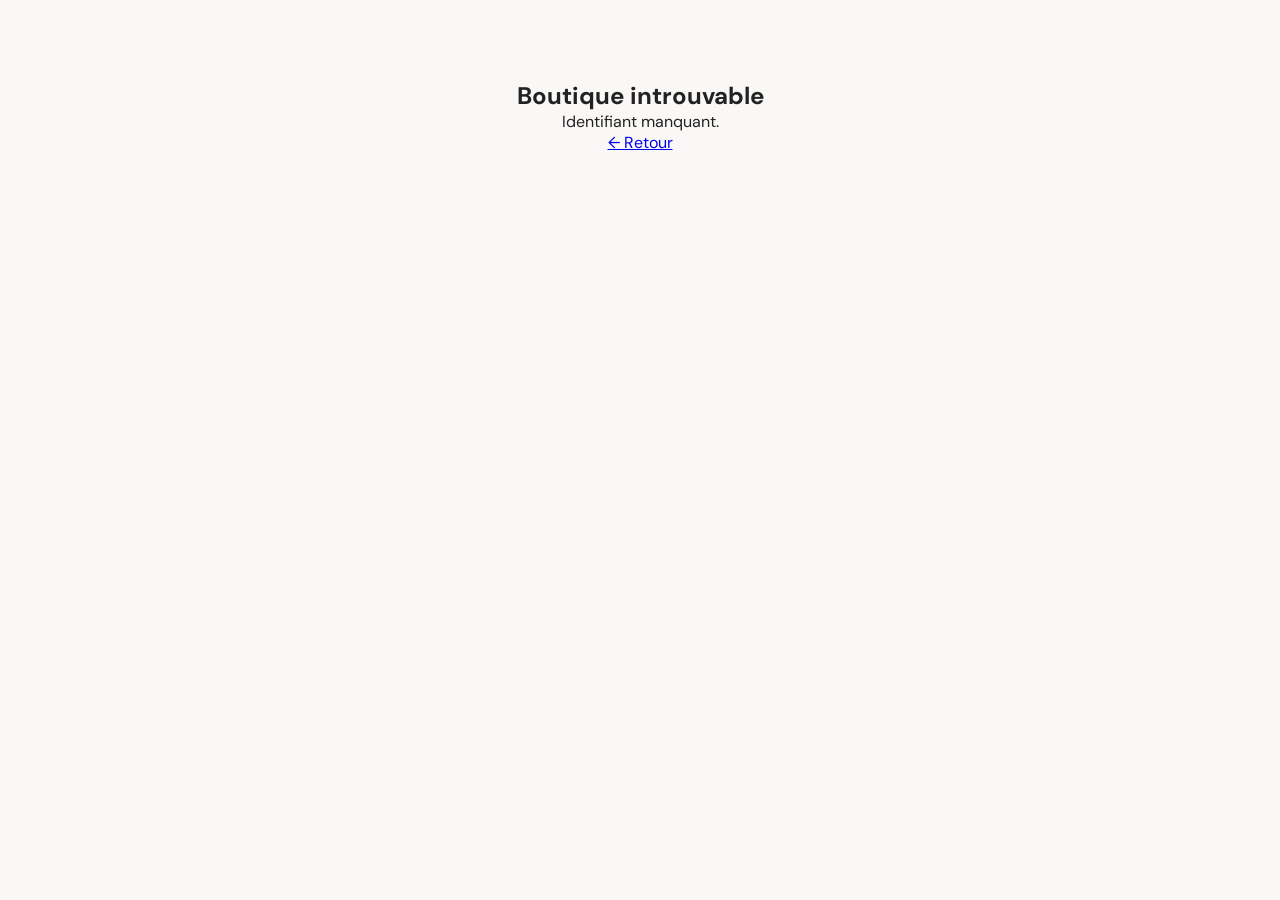
<file: boutique.html>
<!DOCTYPE html>
<html lang="fr">
<head>
<meta charset="UTF-8">
<meta name="viewport" content="width=device-width, initial-scale=1.0">
<title>Boutique — IKYO</title>
<link rel="stylesheet" href="https://cdnjs.cloudflare.com/ajax/libs/font-awesome/6.5.1/css/all.min.css">
<link href="https://fonts.googleapis.com/css2?family=Playfair+Display:ital,wght@0,700;1,700&family=DM+Sans:wght@300;400;500;600;700&display=swap" rel="stylesheet">
<style>
*,*::before,*::after{margin:0;padding:0;box-sizing:border-box}
:root{
  --brown:#451d18;--brown-dk:#2e110d;--brown-lt:#f5ede9;
  --brown-md:#e0c4bc;--green:#2ecc71;--radius:14px
}
body{font-family:'DM Sans',sans-serif;background:#faf8f6;color:#222}

.nav{background:var(--brown-dk);padding:0 32px;display:flex;align-items:center;
  justify-content:space-between;height:60px;position:sticky;top:0;z-index:100}
.nav-logo{font-family:'Playfair Display',serif;font-size:1.5rem;font-style:italic;
  letter-spacing:6px;color:#fff;text-decoration:none}
.nav-links a{color:rgba(255,255,255,.75);text-decoration:none;margin-left:20px;
  font-size:.85rem;font-weight:600;transition:color .2s}
.nav-links a:hover{color:#fff}

.boutique-hero{
  background:linear-gradient(135deg,var(--brown-dk),var(--brown));
  padding:48px 0 0;position:relative;overflow:hidden
}
.hero-inner{max-width:1100px;margin:0 auto;padding:0 24px;
  display:flex;align-items:flex-end;gap:28px;padding-bottom:0}
.boutique-logo{width:90px;height:90px;border-radius:18px;
  background:rgba(255,255,255,.12);display:flex;align-items:center;
  justify-content:center;font-size:2.2rem;font-weight:700;color:#fff;
  font-family:'Playfair Display',serif;flex-shrink:0;
  border:3px solid rgba(255,255,255,.2);margin-bottom:-20px;position:relative;z-index:2}
.boutique-info{flex:1;padding-bottom:28px}
.boutique-info h1{font-family:'Playfair Display',serif;font-size:2rem;
  font-style:italic;color:#fff;margin-bottom:6px}
.boutique-meta{display:flex;gap:16px;flex-wrap:wrap;margin-top:8px}
.meta-item{color:rgba(255,255,255,.7);font-size:.82rem;
  display:flex;align-items:center;gap:6px}
.meta-item i{font-size:.75rem}
.boutique-stats{display:flex;gap:24px;padding-bottom:28px}
.b-stat{text-align:center}
.b-stat strong{display:block;font-size:1.4rem;font-weight:700;color:#fff}
.b-stat span{font-size:.7rem;color:rgba(255,255,255,.6);text-transform:uppercase;letter-spacing:.5px}
.hero-wave{display:block;width:100%;margin-top:0}

.boutique-main{max-width:1100px;margin:0 auto;padding:32px 24px;
  display:grid;grid-template-columns:240px 1fr;gap:28px}

.sidebar-filtres{position:sticky;top:76px;align-self:start}
.filtre-card{background:#fff;border-radius:var(--radius);padding:20px;
  margin-bottom:16px;box-shadow:0 1px 6px rgba(0,0,0,.05)}
.filtre-title{font-size:.7rem;font-weight:700;text-transform:uppercase;
  letter-spacing:.8px;color:#999;margin-bottom:12px}
.cat-link{display:flex;align-items:center;justify-content:space-between;
  padding:8px 0;border-bottom:1px solid #f5f5f5;cursor:pointer;
  font-size:.85rem;color:#555;transition:color .2s;text-decoration:none}
.cat-link:last-child{border-bottom:none}
.cat-link:hover,.cat-link.active{color:var(--brown);font-weight:700}
.cat-count{font-size:.72rem;color:#bbb}
.tri-select{width:100%;padding:9px 12px;border:1.5px solid #e8e0de;
  border-radius:9px;font-family:'DM Sans',sans-serif;font-size:.84rem;
  outline:none;color:#333;cursor:pointer}
.tri-select:focus{border-color:var(--brown)}

.stars-big{color:#f39c12;font-size:1.2rem;letter-spacing:2px}
.note-num{font-size:2rem;font-weight:700;color:var(--brown);line-height:1}
.note-sub{font-size:.75rem;color:#999;margin-top:2px}
.note-bar-row{display:flex;align-items:center;gap:8px;margin:4px 0}
.note-bar-label{font-size:.72rem;color:#999;width:12px}
.note-bar-track{flex:1;background:#f0ebe8;border-radius:4px;height:6px;overflow:hidden}
.note-bar-fill{height:100%;background:var(--brown);border-radius:4px;transition:width .5s}

.produits-header{display:flex;align-items:center;justify-content:space-between;
  margin-bottom:20px;flex-wrap:wrap;gap:12px}
.produits-header h2{font-family:'Playfair Display',serif;font-size:1.3rem;
  font-style:italic;color:#1a1a1a}
.produits-count{font-size:.82rem;color:#999}
.products-grid{display:grid;grid-template-columns:repeat(3,1fr);gap:18px}

.prod-card{background:#fff;border-radius:14px;overflow:hidden;
  box-shadow:0 1px 6px rgba(0,0,0,.06);transition:transform .2s,box-shadow .2s;
  cursor:pointer}
.prod-card:hover{transform:translateY(-4px);box-shadow:0 8px 24px rgba(0,0,0,.1)}
.prod-img{position:relative;padding-top:100%;overflow:hidden;background:#f5f5f5}
.prod-img img{position:absolute;inset:0;width:100%;height:100%;object-fit:cover;
  transition:transform .3s}
.prod-card:hover .prod-img img{transform:scale(1.05)}
.badge-promo{position:absolute;top:10px;left:10px;background:var(--green);
  color:#fff;font-size:.65rem;font-weight:900;padding:3px 8px;border-radius:6px}
.badge-rupture{position:absolute;top:10px;right:10px;background:#e74c3c;
  color:#fff;font-size:.65rem;font-weight:900;padding:3px 8px;border-radius:6px}
.prod-info{padding:14px}
.prod-name{font-size:.88rem;font-weight:700;color:#1a1a1a;margin-bottom:4px}
.prod-brand{font-size:.72rem;color:#bbb;margin-bottom:6px}
.prod-prix{display:flex;align-items:baseline;gap:8px}
.prix-promo{font-size:1rem;font-weight:700;color:var(--brown)}
.prix-old{font-size:.78rem;color:#bbb;text-decoration:line-through}
.prix-normal{font-size:1rem;font-weight:700;color:#1a1a1a}
.prod-note{font-size:.72rem;color:#f39c12;margin-top:4px}

.pagination{display:flex;gap:8px;justify-content:center;margin-top:32px}
.page-btn{padding:8px 14px;border:1.5px solid #e8e0de;background:#fff;
  border-radius:8px;font-family:'DM Sans',sans-serif;font-size:.82rem;
  cursor:pointer;transition:all .2s;color:#555}
.page-btn.active,.page-btn:hover{background:var(--brown);color:#fff;border-color:var(--brown)}
.page-btn:disabled{opacity:.4;cursor:not-allowed}

.empty-grid{grid-column:1/-1;text-align:center;padding:48px;color:#ccc}
.empty-grid i{font-size:2.5rem;margin-bottom:12px;display:block}
.loading{text-align:center;padding:50px;color:#999;font-size:1rem;}

@media(max-width:860px){
  .boutique-main{grid-template-columns:1fr}
  .sidebar-filtres{position:static}
  .products-grid{grid-template-columns:repeat(2,1fr)}
  .boutique-hero .boutique-stats{display:none}
}
@media(max-width:480px){
  .products-grid{grid-template-columns:1fr}
}
</style>
</head>
<body>

<nav class="nav">
  <a href="index.html" class="nav-logo">IKYO</a>
  <div class="nav-links">
    <a href="index.html"><i class="fas fa-home"></i> Accueil</a>
    <a href="#" onclick="window.location.href='index.html#cart-page'"><i class="fas fa-bag-shopping"></i> Panier</a>
    <a href="login.html"><i class="fas fa-user"></i> Mon compte</a>
  </div>
</nav>

<div class="boutique-hero" id="boutique-hero">
  <div class="hero-inner">
    <div class="boutique-logo" id="b-logo">—</div>
    <div class="boutique-info">
      <h1 id="b-nom">Chargement...</h1>
      <div class="boutique-meta">
        <span class="meta-item" id="b-wilaya"><i class="fas fa-map-marker-alt"></i> —</span>
        <span class="meta-item" id="b-date"><i class="fas fa-calendar-check"></i> —</span>
        <span class="meta-item" id="b-tel"><i class="fas fa-phone"></i> —</span>
      </div>
    </div>
    <div class="boutique-stats">
      <div class="b-stat"><strong id="b-nb-produits">—</strong><span>Produits</span></div>
      <div class="b-stat"><strong id="b-note">—</strong><span>Note</span></div>
      <div class="b-stat"><strong id="b-nb-avis">—</strong><span>Avis</span></div>
    </div>
  </div>
  <svg class="hero-wave" viewBox="0 0 1440 32" preserveAspectRatio="none" style="display:block;height:32px">
    <path d="M0,32 C360,0 1080,0 1440,32 L1440,32 L0,32 Z" fill="#faf8f6"/>
  </svg>
</div>

<div class="boutique-main">

  <aside class="sidebar-filtres">
    <div class="filtre-card">
      <div class="filtre-title"><i class="fas fa-tags"></i> Catégories</div>
      <div id="cats-list">
        <a class="cat-link active" onclick="filterCat(0, this)">Tous les produits <span class="cat-count" id="cat-total-count"></span></a>
      </div>
    </div>

    <div class="filtre-card">
      <div class="filtre-title"><i class="fas fa-sort"></i> Trier par</div>
      <select class="tri-select" id="tri-select" onchange="changeTri(this.value)">
        <option value="nouveau">Nouveautés</option>
        <option value="ventes">Meilleures ventes</option>
        <option value="note">Mieux notés</option>
        <option value="prix_asc">Prix croissant</option>
        <option value="prix_desc">Prix décroissant</option>
      </select>
    </div>

    <div class="filtre-card" id="avis-sidebar">
      <div class="filtre-title"><i class="fas fa-star"></i> Avis clients</div>
      <div style="display:flex;align-items:center;gap:12px;margin-bottom:12px">
        <div>
          <div class="note-num" id="s-note-num">—</div>
          <div class="stars-big" id="s-stars"></div>
          <div class="note-sub" id="s-nb-avis"></div>
        </div>
      </div>
      <div id="note-bars"></div>
    </div>
  </aside>

  <section>
    <div class="produits-header">
      <h2 id="section-title">Tous les produits</h2>
      <span class="produits-count" id="prod-count"></span>
    </div>
    <div class="products-grid" id="products-grid">
      <div class="loading">Chargement des produits...</div>
    </div>
    <div class="pagination" id="pagination"></div>
  </section>
</div>

<script>
const params = new URLSearchParams(window.location.search);
const vendeurId = parseInt(params.get('id') || '0');
const API_URL = 'http://localhost/ikyo/api/';

let currentPage = 1;
let currentCat = 0;
let currentTri = 'nouveau';
let totalPages = 1;

if (!vendeurId) {
  document.body.innerHTML = '<div style="text-align:center;padding:80px"><h2>Boutique introuvable</h2><p>Identifiant manquant.</p><a href="index.html">← Retour</a></div>';
}

async function loadProfil() {
  try {
    const res = await fetch(`${API_URL}boutique.php?action=profil&vendeur_id=${vendeurId}`);
    const data = await res.json();
    if (!data.success) return;

    const b = data.boutique;
    document.title = b.nom_magasin + ' — IKYO';

    const initials = b.nom_magasin.split(' ').map(w => w[0]).join('').slice(0,2).toUpperCase();
    document.getElementById('b-logo').textContent = initials;
    
    document.getElementById('b-nom').textContent = b.nom_magasin;
    document.getElementById('b-wilaya').innerHTML = `<i class="fas fa-map-marker-alt"></i> ${b.wilaya || 'Algérie'}`;
    document.getElementById('b-date').innerHTML = `<i class="fas fa-calendar-check"></i> Membre depuis ${fmtDateShort(b.approuve_le)}`;
    document.getElementById('b-nb-produits').textContent = b.nb_produits;
    document.getElementById('b-note').textContent = parseFloat(b.note_moyenne).toFixed(1);
    document.getElementById('b-nb-avis').textContent = b.nb_avis;
    if (b.telephone) document.getElementById('b-tel').innerHTML = `<i class="fas fa-phone"></i> ${b.telephone}`;

    const catsList = document.getElementById('cats-list');
    document.getElementById('cat-total-count').textContent = b.nb_produits;
    (b.categories || []).forEach(cat => {
      const a = document.createElement('a');
      a.className = 'cat-link';
      a.innerHTML = `${cat.nom} <span class="cat-count"></span>`;
      a.onclick = () => filterCat(cat.id, a);
      catsList.appendChild(a);
    });
  } catch(e) { console.error(e); }
}

async function loadAvisSidebar() {
  try {
    const res = await fetch(`${API_URL}boutique.php?action=avis&vendeur_id=${vendeurId}&limite=0`);
    const data = await res.json();
    if (!data.success) return;
    
    const dist = data.distribution || [];
    const total = dist.reduce((s, d) => s + parseInt(d.nb), 0);
    const moy = total > 0 ? dist.reduce((s,d)=>s+d.note*d.nb,0)/total : 0;

    document.getElementById('s-note-num').textContent = moy.toFixed(1);
    document.getElementById('s-stars').textContent = '★'.repeat(Math.round(moy)) + '☆'.repeat(5-Math.round(moy));
    document.getElementById('s-nb-avis').textContent = total + ' avis';

    const bars = document.getElementById('note-bars');
    bars.innerHTML = [5,4,3,2,1].map(n => {
      const d = dist.find(d => parseInt(d.note) === n);
      const pct = d ? parseInt(d.pct) : 0;
      return `<div class="note-bar-row">
        <span class="note-bar-label">${n}</span>
        <div class="note-bar-track"><div class="note-bar-fill" style="width:${pct}%"></div></div>
        <span style="font-size:.7rem;color:#bbb;min-width:28px">${d?.nb||0}</span>
      </div>`;
    }).join('');
  } catch(e) {}
}

async function loadProducts() {
  try {
    const url = `${API_URL}boutique.php?action=produits&vendeur_id=${vendeurId}&categorie=${currentCat}&tri=${currentTri}&page=${currentPage}`;
    const res = await fetch(url);
    const data = await res.json();
    if (!data.success) return;

    const grid = document.getElementById('products-grid');
    const prod = data.produits || [];
    const pag = data.pagination;
    totalPages = pag.nb_pages || 1;

    document.getElementById('prod-count').textContent = `${pag.total} produit${pag.total > 1 ? 's' : ''}`;

    if (!prod.length) {
      grid.innerHTML = `<div class="empty-grid"><i class="fas fa-box-open"></i>Aucun produit</div>`;
    } else {
      grid.innerHTML = prod.map(p => {
      
let imagePath = p.image_url || 'section4.jpg';
        return `
        <div class="prod-card" onclick="alert('Produit: ${p.nom} - ${fmtDA(p.prix)}')">
          <div class="prod-img">
            <img src="${imagePath}" alt="${p.nom}" onerror="this.src='section4.jpg'">
            ${p.remise_pct > 0 ? `<span class="badge-promo">-${p.remise_pct}%</span>` : ''}
            ${p.stock === 0 ? `<span class="badge-rupture">Rupture</span>` : ''}
          </div>
          <div class="prod-info">
            <div class="prod-name">${p.nom}</div>
            ${p.marque ? `<div class="prod-brand">${p.marque}</div>` : ''}
            <div class="prod-prix">
              ${p.prix_promo
                ? `<span class="prix-promo">${fmtDA(p.prix_promo)}</span><span class="prix-old">${fmtDA(p.prix)}</span>`
                : `<span class="prix-normal">${fmtDA(p.prix)}</span>`}
            </div>
            <button onclick="event.stopPropagation(); addToCart(${p.id}, '${p.nom.replace(/'/g, "\\'")}', ${p.prix_promo || p.prix})" style="background:#451d18;color:white;border:none;padding:6px 12px;border-radius:6px;margin-top:8px;width:100%;cursor:pointer;">🛒 Ajouter</button>
          </div>
        </div>
      `}).join('');
    }

    renderPagination(pag.page, totalPages);
  } catch(e) {
    document.getElementById('products-grid').innerHTML = '<div class="empty-grid"><i class="fas fa-exclamation-triangle"></i>Erreur de chargement</div>';
  }
}

function renderPagination(page, total) {
  const el = document.getElementById('pagination');
  if (total <= 1) { el.innerHTML = ''; return; }
  let html = `<button class="page-btn" onclick="goPage(${page-1})" ${page===1?'disabled':''}>‹</button>`;
  for (let i = 1; i <= total; i++) {
    if (total > 7 && Math.abs(i - page) > 2 && i !== 1 && i !== total) continue;
    html += `<button class="page-btn ${i===page?'active':''}" onclick="goPage(${i})">${i}</button>`;
  }
  html += `<button class="page-btn" onclick="goPage(${page+1})" ${page===total?'disabled':''}>›</button>`;
  el.innerHTML = html;
}

function goPage(p) {
  if (p < 1 || p > totalPages) return;
  currentPage = p;
  window.scrollTo({ top: 200, behavior: 'smooth' });
  loadProducts();
}

function filterCat(catId, el) {
  currentCat = catId;
  currentPage = 1;
  document.querySelectorAll('.cat-link').forEach(a => a.classList.remove('active'));
  el.classList.add('active');
  const title = catId === 0 ? 'Tous les produits' : el.textContent.trim().replace(/\d+/, '').trim();
  document.getElementById('section-title').textContent = title;
  loadProducts();
}

function changeTri(val) {
  currentTri = val;
  currentPage = 1;
  loadProducts();
}

function fmtDA(n) { return Number(n).toLocaleString('fr-DZ') + ' DA'; }
function fmtDateShort(d) {
  if (!d) return '—';
  return new Date(d).toLocaleDateString('fr-DZ', { month: 'long', year: 'numeric' });
}

// Panier
let cart = JSON.parse(localStorage.getItem('ikyo_cart')) || [];

function addToCart(id, name, price) {
  let existing = cart.find(i => i.id === id);
  if(existing) existing.qty++;
  else cart.push({ id, name, price, qty: 1, store: 'IKYO', img: 'section4.jpg' });
  localStorage.setItem('ikyo_cart', JSON.stringify(cart));
  alert(name + ' ajouté au panier !');
  updateCartBadge();
}

function updateCartBadge() {
  let total = cart.reduce((s,i) => s + i.qty, 0);
  console.log('Panier:', total);
}

loadProfil();
loadAvisSidebar();
loadProducts();
</script>
</body>
</html>
</file>
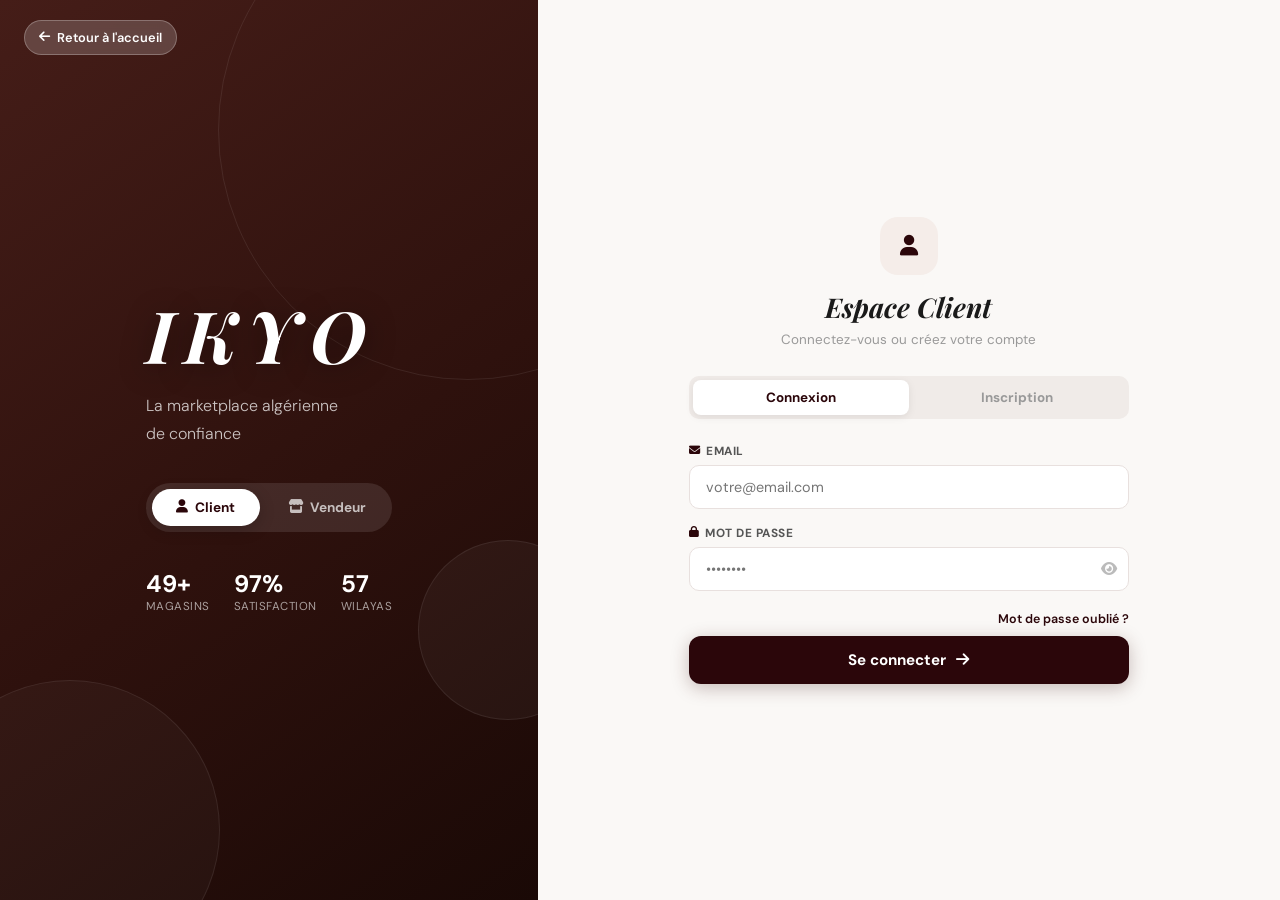
<file: dashboard.html>
<!DOCTYPE html>
<html lang="fr">
<head>
    <meta charset="UTF-8">
    <meta name="viewport" content="width=device-width, initial-scale=1.0">
    <title>IKYO – Dashboard Vendeur</title>
    <link rel="stylesheet" href="https://cdnjs.cloudflare.com/ajax/libs/font-awesome/6.5.1/css/all.min.css">
    <style>
        * { margin:0; padding:0; box-sizing:border-box; font-family:'Segoe UI',sans-serif; }
        body { background:#f5f5f5; }
        .header { background:#451d18; color:white; padding:15px 20px; display:flex; justify-content:space-between; align-items:center; flex-wrap:wrap; }
        .main { padding:20px; }
        .stats { display:grid; grid-template-columns:repeat(4,1fr); gap:20px; margin-bottom:30px; }
        .stat-card { background:white; padding:20px; border-radius:12px; text-align:center; }
        .stat-card .value { font-size:28px; font-weight:bold; color:#451d18; margin-top:10px; }
        .card { background:white; border-radius:12px; padding:20px; margin-bottom:25px; }
        table { width:100%; border-collapse:collapse; }
        th, td { padding:12px; text-align:left; border-bottom:1px solid #eee; }
        th { background:#f8f9fa; }
        button { background:#451d18; color:white; border:none; padding:8px 16px; border-radius:6px; cursor:pointer; }
        input, select, textarea { width:100%; padding:10px; margin:8px 0; border:1px solid #ddd; border-radius:6px; }
        .status { padding:4px 12px; border-radius:20px; font-size:12px; display:inline-block; }
        .status.livree { background:#27ae60; color:white; }
        .status.en_attente { background:#f39c12; color:white; }
        .status.confirmee { background:#3498db; color:white; }
        .logout-btn { background:#e74c3c; padding:10px 20px; border-radius:6px; cursor:pointer; display:inline-block; }
        .nav { display:flex; gap:10px; margin-bottom:20px; flex-wrap:wrap; }
        .nav a { background:#ddd; color:#333; padding:10px 20px; border-radius:6px; text-decoration:none; cursor:pointer; }
        .nav a.active { background:#451d18; color:white; }
        .page { display:none; }
        .page.active { display:block; }
        .btn-gps { background:#27ae60; margin-right:5px; padding:5px 10px; font-size:12px; }
        .btn-gps:hover { background:#219a52; }
        .modal { display:none; position:fixed; top:0; left:0; width:100%; height:100%; background:rgba(0,0,0,0.5); justify-content:center; align-items:center; z-index:1000; }
        .modal-content { background:white; padding:20px; border-radius:10px; width:500px; max-width:90%; }
        .modal-buttons { display:flex; gap:10px; margin-top:15px; }
        @media (max-width:768px) { .stats { grid-template-columns:repeat(2,1fr); } table { display:block; overflow-x:auto; } }
    </style>
</head>
<body>

<div class="header">
    <h2><i class="fas fa-store"></i> IKYO Dashboard</h2>
    <div>
        <span id="userName" style="margin-right:15px;"></span>
        <button class="logout-btn" onclick="logout()"><i class="fas fa-sign-out-alt"></i> Déconnexion</button>
    </div>
</div>

<div class="main">
    <div class="nav">
        <a class="active" onclick="showPage('stats')"><i class="fas fa-chart-line"></i> Dashboard</a>
        <a onclick="showPage('products')"><i class="fas fa-box"></i> Produits</a>
        <a onclick="showPage('orders')"><i class="fas fa-shopping-cart"></i> Commandes</a>
        <a onclick="showPage('settings')"><i class="fas fa-cog"></i> Paramètres</a>
    </div>

    <!-- Dashboard -->
    <div id="stats-page" class="page active">
        <div class="stats">
            <div class="stat-card"><h3>💰 Revenus</h3><div class="value" id="revenus">0 DA</div></div>
            <div class="stat-card"><h3>📦 Commandes</h3><div class="value" id="commandes">0</div></div>
            <div class="stat-card"><h3>🏷️ Produits</h3><div class="value" id="produits">0</div></div>
            <div class="stat-card"><h3>⭐ Note</h3><div class="value" id="note">0.0</div></div>
        </div>
        <div class="card">
            <h3>📋 Dernières commandes</h3>
            <table><thead>乳<th>N°</th><th>Client</th><th>Total</th><th>Statut</th></tr></thead><tbody id="recent-orders"></tbody></table>
        </div>
    </div>

    <!-- Produits -->
    <div id="products-page" class="page">
        <div class="card">
            <h3>🛍️ Mes produits <button onclick="openProductModal()" style="float:right"><i class="fas fa-plus"></i> Ajouter</button></h3>
            <table><thead>乳<th>Nom</th><th>Prix</th><th>Stock</th><th>Action</th></tr></thead><tbody id="products-list"></tbody></table>
        </div>
    </div>

    <!-- Commandes avec GPS -->
    <div id="orders-page" class="page">
        <div class="card">
            <h3>🚚 Toutes les commandes <button class="btn-gps" onclick="refreshOrders()" style="float:right"><i class="fas fa-refresh"></i> Rafraîchir</button></h3>
            <div style="overflow-x:auto">
                <table>
                    <thead>
                        <tr>
                            <th>N°</th>
                            <th>Client</th>
                            <th>Total</th>
                            <th>Statut</th>
                            <th>GPS</th>
                            <th>Action</th>
                        </tr>
                    </thead>
                    <tbody id="orders-list"></tbody>
                </table>
            </div>
        </div>
    </div>

    <!-- Paramètres -->
    <div id="settings-page" class="page">
        <div class="card">
            <h3>⚙️ Paramètres</h3>
            <label>Nom du magasin</label><input type="text" id="shop-name">
            <label>Téléphone</label><input type="text" id="shop-phone">
            <label>Description</label><textarea id="shop-desc" rows="3"></textarea>
            <label>📍 Position GPS du magasin</label>
            <div style="display:flex; gap:10px;">
                <input type="text" id="shop-lat" placeholder="Latitude">
                <input type="text" id="shop-lng" placeholder="Longitude">
                <button onclick="getCurrentLocation()" style="width:auto;">📍 Ma position</button>
            </div>
            <button onclick="saveSettings()" style="margin-top:15px;">Sauvegarder</button>
        </div>
    </div>
</div>

<!-- Modal Ajout Produit -->
<div id="productModal" class="modal">
    <div class="modal-content">
        <h3>➕ Ajouter un produit</h3>
        <input type="text" id="p-name" placeholder="Nom">
        <textarea id="p-desc" placeholder="Description"></textarea>
        <input type="number" id="p-price" placeholder="Prix (DA)">
        <input type="number" id="p-stock" placeholder="Stock">
        <select id="p-category">
            <option value="1">Mode Homme</option>
            <option value="2">Mode Femme</option>
            <option value="3">Enfants</option>
        </select>
        <div class="modal-buttons">
            <button onclick="saveProduct()">Enregistrer</button>
            <button onclick="closeProductModal()">Annuler</button>
        </div>
    </div>
</div>

<!-- Modal GPS -->
<div id="gpsModal" class="modal">
    <div class="modal-content">
        <h3>📍 Suivi GPS de la commande</h3>
        <div id="gpsInfo">Chargement...</div>
        <div id="gpsMap" style="height:200px; background:#f0f0f0; margin:10px 0; border-radius:8px; display:flex; align-items:center; justify-content:center;">
            <i class="fas fa-map-marker-alt" style="font-size:40px; color:#451d18;"></i>
        </div>
        <button onclick="updateLivePosition()" style="width:100%; margin-top:10px;">
            <i class="fas fa-location-dot"></i> Envoyer ma position actuelle
        </button>
        <div class="modal-buttons">
            <button onclick="closeGpsModal()">Fermer</button>
        </div>
    </div>
</div>

<script>
const API_URL = 'http://localhost/ikyo/api/';
let vendeur = null;
let allOrders = [];
let currentOrderId = null;

// Vérification connexion
try {
    const v = localStorage.getItem('vendeur');
    if(v) {
        vendeur = JSON.parse(v);
        document.getElementById('userName').innerHTML = vendeur.nom_magasin || 'Vendeur';
    } else {
        window.location.href = 'login.html';
    }
} catch(e) {
    window.location.href = 'login.html';
}

function showPage(page) {
    document.querySelectorAll('.page').forEach(p => p.classList.remove('active'));
    document.getElementById(page + '-page').classList.add('active');
    document.querySelectorAll('.nav a').forEach(a => a.classList.remove('active'));
    if(event && event.target) event.target.classList.add('active');
    
    if(page === 'stats') { loadStats(); loadRecentOrders(); }
    if(page === 'products') loadProducts();
    if(page === 'orders') loadOrders();
    if(page === 'settings') loadSettings();
}

// STATS
async function loadStats() {
    try {
        const res = await fetch(API_URL + 'dashboard.php?action=stats');
        const data = await res.json();
        if(data.success) {
            document.getElementById('revenus').innerHTML = (data.revenus || 0).toLocaleString() + ' DA';
            document.getElementById('commandes').innerHTML = data.nb_commandes || 0;
            document.getElementById('produits').innerHTML = data.nb_produits || 0;
            document.getElementById('note').innerHTML = (data.note_moyenne || 0).toFixed(1);
        }
    } catch(e) { console.error(e); }
}

async function loadRecentOrders() {
    try {
        const res = await fetch(API_URL + 'dashboard.php?action=commandes&limite=5');
        const data = await res.json();
        if(data.success && data.commandes) {
            document.getElementById('recent-orders').innerHTML = data.commandes.map(c => `
                <tr>
                    <td>${c.numero_commande || '-'}</td>
                    <td>${c.client_nom || '-'}</td>
                    <td>${(c.total_final || 0).toLocaleString()} DA</td>
                    <td><span class="status ${c.statut}">${c.statut}</span></td>
                </tr>
            `).join('');
        }
    } catch(e) { console.error(e); }
}

// PRODUITS
async function loadProducts() {
    try {
        const res = await fetch(API_URL + 'dashboard.php?action=produits');
        const data = await res.json();
        if(data.success && data.produits) {
            document.getElementById('products-list').innerHTML = data.produits.map(p => `
                <tr>
                    <td>${p.nom}</td>
                    <td>${(p.prix || 0).toLocaleString()} DA</td>
                    <td>${p.stock || 0}</td>
                    <td><button onclick="deleteProduct(${p.id})" style="background:#e74c3c">Supprimer</button></td>
                </tr>
            `).join('');
        }
    } catch(e) { console.error(e); }
}

function openProductModal() { document.getElementById('productModal').style.display = 'flex'; }
function closeProductModal() { document.getElementById('productModal').style.display = 'none'; }

async function saveProduct() {
    const data = {
        nom: document.getElementById('p-name').value,
        description: document.getElementById('p-desc').value,
        prix: parseFloat(document.getElementById('p-price').value),
        stock: parseInt(document.getElementById('p-stock').value),
        categorie_id: parseInt(document.getElementById('p-category').value)
    };
    if(!data.nom || !data.prix) { alert('Nom et prix requis'); return; }
    try {
        const res = await fetch(API_URL + 'dashboard.php?action=ajouter_produit', {
            method: 'POST', headers: {'Content-Type':'application/json'}, body: JSON.stringify(data)
        });
        const result = await res.json();
        if(result.success) {
            closeProductModal();
            loadProducts();
            loadStats();
            alert('Produit ajouté');
        }
    } catch(e) { alert('Erreur serveur'); }
}

async function deleteProduct(id) {
    if(!confirm('Supprimer ?')) return;
    try {
        await fetch(API_URL + 'dashboard.php?action=supprimer_produit', {
            method: 'POST', headers: {'Content-Type':'application/json'}, body: JSON.stringify({ produit_id: id })
        });
        loadProducts();
        loadStats();
    } catch(e) { console.error(e); }
}

// COMMANDES avec GPS
async function loadOrders() {
    try {
        const res = await fetch(API_URL + 'dashboard.php?action=commandes');
        const data = await res.json();
        if(data.success && data.commandes) {
            allOrders = data.commandes;
            document.getElementById('orders-list').innerHTML = allOrders.map(c => `
                <tr>
                    <td>${c.numero_commande || '-'}</td>
                    <td>${c.client_nom || '-'}</td>
                    <td>${(c.total_final || 0).toLocaleString()} DA</td>
                    <td><span class="status ${c.statut}">${c.statut}</span></td>
                    <td><button class="btn-gps" onclick="showGpsModal(${c.id})"><i class="fas fa-map-marker-alt"></i> GPS</button></td>
                    <td><select onchange="updateOrderStatus(${c.id}, this.value)"><option value="en_attente" ${c.statut=='en_attente'?'selected':''}>En attente</option><option value="confirmee" ${c.statut=='confirmee'?'selected':''}>Confirmée</option><option value="en_preparation" ${c.statut=='en_preparation'?'selected':''}>En préparation</option><option value="expediee" ${c.statut=='expediee'?'selected':''}>Expédiée</option><option value="en_livraison" ${c.statut=='en_livraison'?'selected':''}>En livraison</option><option value="livree" ${c.statut=='livree'?'selected':''}>Livrée</option><option value="annulee" ${c.statut=='annulee'?'selected':''}>Annulée</option></select></td>
                </tr>
            `).join('');
        }
    } catch(e) { console.error(e); }
}

function refreshOrders() {
    loadOrders();
    alert('Commandes actualisées');
}

async function updateOrderStatus(orderId, status) {
    try {
        await fetch(API_URL + 'dashboard.php?action=changer_statut', {
            method: 'POST', headers: {'Content-Type':'application/json'}, body: JSON.stringify({ commande_id: orderId, statut: status })
        });
        loadOrders();
    } catch(e) { console.error(e); }
}

// ========== FONCTIONS GPS ==========
async function showGpsModal(orderId) {
    currentOrderId = orderId;
    document.getElementById('gpsModal').style.display = 'flex';
    await loadGpsData(orderId);
}

function closeGpsModal() {
    document.getElementById('gpsModal').style.display = 'none';
    currentOrderId = null;
}

async function loadGpsData(orderId) {
    try {
        const res = await fetch(`api/commandes.php?action=gps_positions&id=${orderId}`);
        const data = await res.json();
        
        if(data.success) {
            let html = '';
            if(data.positions && data.positions.length > 0) {
                const lastPos = data.positions[data.positions.length - 1];
                html = `
                    <p><strong>📍 Dernière position :</strong></p>
                    <p>Latitude: ${lastPos.latitude}</p>
                    <p>Longitude: ${lastPos.longitude}</p>
                    <p>Message: ${lastPos.statut_msg}</p>
                    <p>Date: ${new Date(lastPos.enregistre_le).toLocaleString()}</p>
                    <button onclick="openGoogleMaps(${lastPos.latitude}, ${lastPos.longitude})" style="width:100%; margin-top:10px;">
                        <i class="fas fa-external-link-alt"></i> Ouvrir dans Google Maps
                    </button>
                `;
                document.getElementById('gpsMap').innerHTML = `<iframe width="100%" height="200" frameborder="0" style="border:0; border-radius:8px;" 
                    src="https://www.openstreetmap.org/export/embed.html?bbox=${lastPos.longitude-0.01},${lastPos.latitude-0.01},${lastPos.longitude+0.01},${lastPos.latitude+0.01}&layer=mapnik&marker=${lastPos.latitude},${lastPos.longitude}"></iframe>`;
            } else {
                html = '<p>Aucune position GPS enregistrée pour cette commande.</p>';
                document.getElementById('gpsMap').innerHTML = '<div style="height:200px; display:flex; align-items:center; justify-content:center;"><i class="fas fa-map-marker-alt" style="font-size:40px; color:#999;"></i><br>Aucune position</div>';
            }
            document.getElementById('gpsInfo').innerHTML = html;
        } else {
            document.getElementById('gpsInfo').innerHTML = '<p>Erreur chargement GPS</p>';
        }
    } catch(e) {
        console.error(e);
        document.getElementById('gpsInfo').innerHTML = '<p>Erreur: ' + e.message + '</p>';
    }
}

function openGoogleMaps(lat, lng) {
    window.open(`https://www.google.com/maps?q=${lat},${lng}`);
}

function updateLivePosition() {
    if(!currentOrderId) return;
    
    if(!navigator.geolocation) {
        alert('Votre navigateur ne supporte pas la géolocalisation');
        return;
    }
    
    navigator.geolocation.getCurrentPosition(async function(position) {
        const lat = position.coords.latitude;
        const lng = position.coords.longitude;
        
        try {
            const res = await fetch('api/commandes.php?action=gps_update', {
                method: 'POST',
                headers: {'Content-Type': 'application/json'},
                body: JSON.stringify({
                    commande_id: currentOrderId,
                    latitude: lat,
                    longitude: lng,
                    message: 'En cours de livraison'
                })
            });
            const data = await res.json();
            if(data.success) {
                alert('✅ Position mise à jour !');
                await loadGpsData(currentOrderId);
            } else {
                alert('Erreur: ' + data.message);
            }
        } catch(e) {
            alert('Erreur: ' + e.message);
        }
    }, function(error) {
        alert('Erreur géolocalisation: ' + error.message);
    });
}

function getCurrentLocation() {
    if(navigator.geolocation) {
        navigator.geolocation.getCurrentPosition(function(position) {
            document.getElementById('shop-lat').value = position.coords.latitude;
            document.getElementById('shop-lng').value = position.coords.longitude;
            alert('Position GPS récupérée !');
        }, function(error) {
            alert('Erreur: ' + error.message);
        });
    } else {
        alert('Géolocalisation non supportée');
    }
}

// PARAMÈTRES
async function loadSettings() {
    try {
        const res = await fetch(API_URL + 'dashboard.php?action=mon_profil');
        const data = await res.json();
        if(data.success && data.vendeur) {
            document.getElementById('shop-name').value = data.vendeur.nom_magasin || '';
            document.getElementById('shop-phone').value = data.vendeur.telephone || '';
            document.getElementById('shop-desc').value = data.vendeur.description || '';
            document.getElementById('shop-lat').value = data.vendeur.latitude_vendeur || '';
            document.getElementById('shop-lng').value = data.vendeur.longitude_vendeur || '';
        }
    } catch(e) { console.error(e); }
}

async function saveSettings() {
    try {
        await fetch(API_URL + 'dashboard.php?action=modifier_profil', {
            method: 'POST', headers: {'Content-Type':'application/json'}, body: JSON.stringify({
                nom_magasin: document.getElementById('shop-name').value,
                telephone: document.getElementById('shop-phone').value,
                description: document.getElementById('shop-desc').value,
                latitude_vendeur: document.getElementById('shop-lat').value,
                longitude_vendeur: document.getElementById('shop-lng').value
            })
        });
        alert('Paramètres sauvegardés');
    } catch(e) { console.error(e); }
}

// DÉCONNEXION
function logout() {
    localStorage.removeItem('vendeur');
    window.location.href = 'login.html';
}

// Initialisation
loadStats();
loadRecentOrders();
loadProducts();
loadOrders();
loadSettings();

// Fermer modals en cliquant à l'extérieur
window.onclick = function(e) {
    if(e.target === document.getElementById('productModal')) closeProductModal();
    if(e.target === document.getElementById('gpsModal')) closeGpsModal();
};
</script>
</body>
</html>
</file>
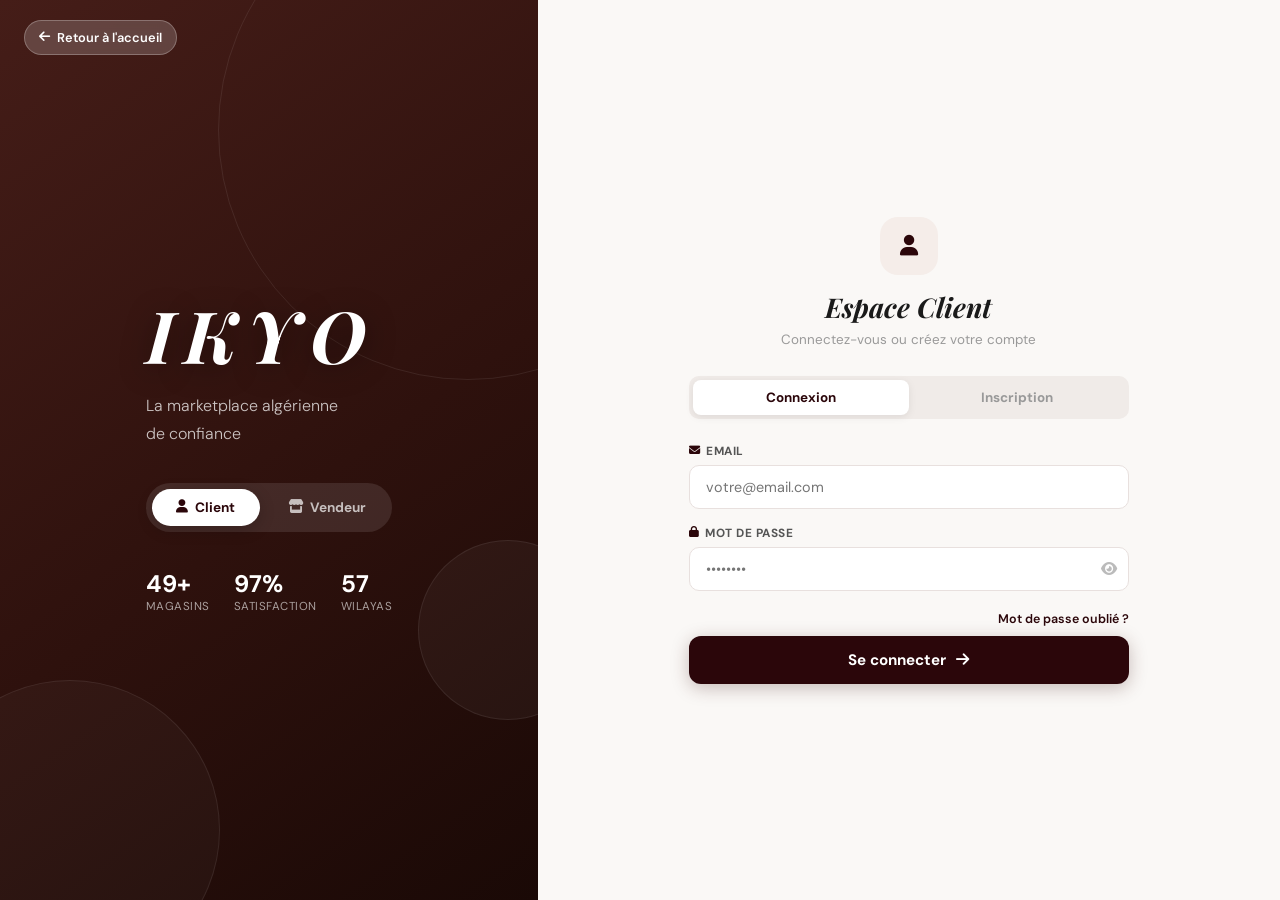
<file: login.html>
<!DOCTYPE html>
<html lang="fr">
<head>
    <meta charset="UTF-8">
    <meta name="viewport" content="width=device-width, initial-scale=1.0">
    <title>IKYO – Connexion & Inscription</title>
    <link rel="stylesheet" href="https://cdnjs.cloudflare.com/ajax/libs/font-awesome/6.5.1/css/all.min.css">
    <link href="https://fonts.googleapis.com/css2?family=Playfair+Display:ital,wght@0,700;1,700&family=DM+Sans:wght@300;400;500;600;700&display=swap" rel="stylesheet">
    <link rel="stylesheet" href="login.css">
    <link rel="stylesheet" href="luxury-animations.css">
</head>
<body>

<a href="index.html" class="back-home">
    <i class="fas fa-arrow-left"></i> Retour à l'accueil
</a>

<div class="page-wrapper">
    <!-- Hero Panel -->
    <div class="hero-panel">
        <div class="hero-inner">
            <div class="logo-mark">IKYO</div>
            <p class="hero-tagline">La marketplace algérienne<br>de confiance</p>
            <div class="role-toggle">
                <button class="role-pill active" id="pill-client" onclick="switchRole('client')"><i class="fas fa-user"></i> Client</button>
                <button class="role-pill" id="pill-seller" onclick="switchRole('seller')"><i class="fas fa-store"></i> Vendeur</button>
            </div>
            <div class="hero-stats">
                <div class="h-stat"><strong>50+</strong><span>Magasins</span></div>
                <div class="h-stat"><strong>98%</strong><span>Satisfaction</span></div>
                <div class="h-stat"><strong>58</strong><span>Wilayas</span></div>
            </div>
        </div>
        <div class="deco-circle c1"></div>
        <div class="deco-circle c2"></div>
        <div class="deco-circle c3"></div>
    </div>

    <!-- Form Panel -->
    <div class="form-panel">

        <!-- CLIENT FORM -->
        <div class="form-card" id="form-client">
            <div class="form-header">
                <div class="form-icon client-icon"><i class="fas fa-user"></i></div>
                <h2>Espace Client</h2>
                <p>Connectez-vous ou créez votre compte</p>
            </div>
            <div class="tab-row">
                <button class="tab active" id="ctab-login" onclick="switchTab('client','login')">Connexion</button>
                <button class="tab" id="ctab-register" onclick="switchTab('client','register')">Inscription</button>
            </div>

            <!-- CLIENT LOGIN -->
            <div id="client-login">
                <div class="input-group">
                    <label><i class="fas fa-envelope"></i> Email</label>
                    <input type="email" id="cl-email" placeholder="votre@email.com">
                    <span class="field-err" id="cl-email-err"></span>
                </div>
                <div class="input-group">
                    <label><i class="fas fa-lock"></i> Mot de passe</label>
                    <div class="pw-wrap">
                        <input type="password" id="cl-pw" placeholder="••••••••">
                        <button class="eye-btn" onclick="togglePw('cl-pw',this)"><i class="fas fa-eye"></i></button>
                    </div>
                    <span class="field-err" id="cl-pw-err"></span>
                </div>
                <div class="forgot-row"><a href="#" onclick="showForgot(event)">Mot de passe oublié ?</a></div>
                <button class="btn-submit" onclick="clientLogin()"><span>Se connecter</span><i class="fas fa-arrow-right"></i></button>
            </div>

            <!-- CLIENT REGISTER -->
            <div id="client-register" style="display:none">
                <div class="two-col">
                    <div class="input-group"><label>Prénom</label><input type="text" id="cr-prenom"><span class="field-err" id="cr-prenom-err"></span></div>
                    <div class="input-group"><label>Nom</label><input type="text" id="cr-nom"><span class="field-err" id="cr-nom-err"></span></div>
                </div>
                <div class="input-group"><label><i class="fas fa-envelope"></i> Email</label><input type="email" id="cr-email"><span class="field-err" id="cr-email-err"></span></div>
                <div class="input-group"><label><i class="fas fa-phone"></i> Téléphone</label><input type="tel" id="cr-tel"><span class="field-err" id="cr-tel-err"></span></div>
                <div class="input-group"><label><i class="fas fa-lock"></i> Mot de passe</label><div class="pw-wrap"><input type="password" id="cr-pw"><button class="eye-btn" onclick="togglePw('cr-pw',this)"><i class="fas fa-eye"></i></button></div><span class="field-err" id="cr-pw-err"></span></div>
                <div class="input-group"><label><i class="fas fa-lock"></i> Confirmer</label><div class="pw-wrap"><input type="password" id="cr-pw2"><button class="eye-btn" onclick="togglePw('cr-pw2',this)"><i class="fas fa-eye"></i></button></div><span class="field-err" id="cr-pw2-err"></span></div>
                <label class="checkbox-row"><input type="checkbox" id="cr-terms"><span>J'accepte les <a href="#">conditions</a></span></label>
                <button class="btn-submit" onclick="clientRegister()"><span>Créer mon compte</span><i class="fas fa-arrow-right"></i></button>
            </div>
        </div>

        <!-- SELLER FORM -->
        <div class="form-card seller-card" id="form-seller" style="display:none">
            <div class="form-header">
                <div class="form-icon seller-icon"><i class="fas fa-store"></i></div>
                <h2>Espace Vendeur</h2>
                <p>Gérez votre boutique</p>
            </div>
            <div class="tab-row">
                <button class="tab active seller-tab" id="stab-login" onclick="switchTab('seller','login')">Connexion</button>
                <button class="tab seller-tab" id="stab-register" onclick="switchTab('seller','register')">Devenir vendeur</button>
            </div>

            <!-- SELLER LOGIN -->
            <div id="seller-login">
                <div class="seller-badge"><i class="fas fa-circle-check"></i> Réservé aux magasins partenaires</div>
                <div class="input-group"><label><i class="fas fa-envelope"></i> Email</label><input type="email" id="sl-email"><span class="field-err" id="sl-email-err"></span></div>
                <div class="input-group"><label><i class="fas fa-lock"></i> Mot de passe</label><div class="pw-wrap"><input type="password" id="sl-pw"><button class="eye-btn" onclick="togglePw('sl-pw',this)"><i class="fas fa-eye"></i></button></div><span class="field-err" id="sl-pw-err"></span></div>
                <div class="forgot-row"><a href="#" onclick="showForgot(event)">Mot de passe oublié ?</a></div>
                <button class="btn-submit seller-submit" onclick="sellerLogin()"><span>Accéder au tableau de bord</span><i class="fas fa-arrow-right"></i></button>
            </div>

            <!-- SELLER REGISTER -->
            <div id="seller-register" style="display:none">
                <div class="seller-badge"><i class="fas fa-rocket"></i> Rejoignez IKYO</div>
                <div class="two-col">
                    <div class="input-group"><label>Prénom</label><input type="text" id="sr-prenom"><span class="field-err" id="sr-prenom-err"></span></div>
                    <div class="input-group"><label>Nom</label><input type="text" id="sr-nom"><span class="field-err" id="sr-nom-err"></span></div>
                </div>
                <div class="input-group"><label><i class="fas fa-store"></i> Nom du magasin</label><input type="text" id="sr-shop"><span class="field-err" id="sr-shop-err"></span></div>
                <div class="input-group"><label><i class="fas fa-envelope"></i> Email</label><input type="email" id="sr-email"><span class="field-err" id="sr-email-err"></span></div>
                <div class="input-group"><label><i class="fas fa-phone"></i> Téléphone</label><input type="tel" id="sr-tel"><span class="field-err" id="sr-tel-err"></span></div>
                <div class="input-group"><label><i class="fas fa-map-marker-alt"></i> Wilaya</label><select id="sr-wilaya"><option value="">Sélectionnez</option><option>Alger</option><option>Oran</option><option>Constantine</option></select><span class="field-err" id="sr-wilaya-err"></span></div>
                <div class="input-group"><label><i class="fas fa-lock"></i> Mot de passe</label><div class="pw-wrap"><input type="password" id="sr-pw"><button class="eye-btn" onclick="togglePw('sr-pw',this)"><i class="fas fa-eye"></i></button></div><span class="field-err" id="sr-pw-err"></span></div>
                <button class="btn-submit seller-submit" onclick="sellerRegister()"><span>Envoyer</span><i class="fas fa-paper-plane"></i></button>
            </div>
        </div>
    </div>
</div>

<!-- Forgot Password Modal -->
<div class="modal-overlay" id="forgot-overlay">
    <div class="modal-box">
        <button class="modal-close" onclick="closeForgot()">✕</button>
        <div class="modal-icon"><i class="fas fa-key"></i></div>
        <h3>Réinitialiser le mot de passe</h3>
        <p>Entrez votre email</p>
        <div class="input-group" style="margin-top:18px"><input type="email" id="forgot-email"></div>
        <button class="btn-submit" style="margin-top:12px" onclick="sendReset()"><span>Envoyer</span><i class="fas fa-paper-plane"></i></button>
    </div>
</div>

<div id="toast-login"></div>

<script src="login.js"></script>
<script src="luxury.js"></script>
</body>
</html>
</file>
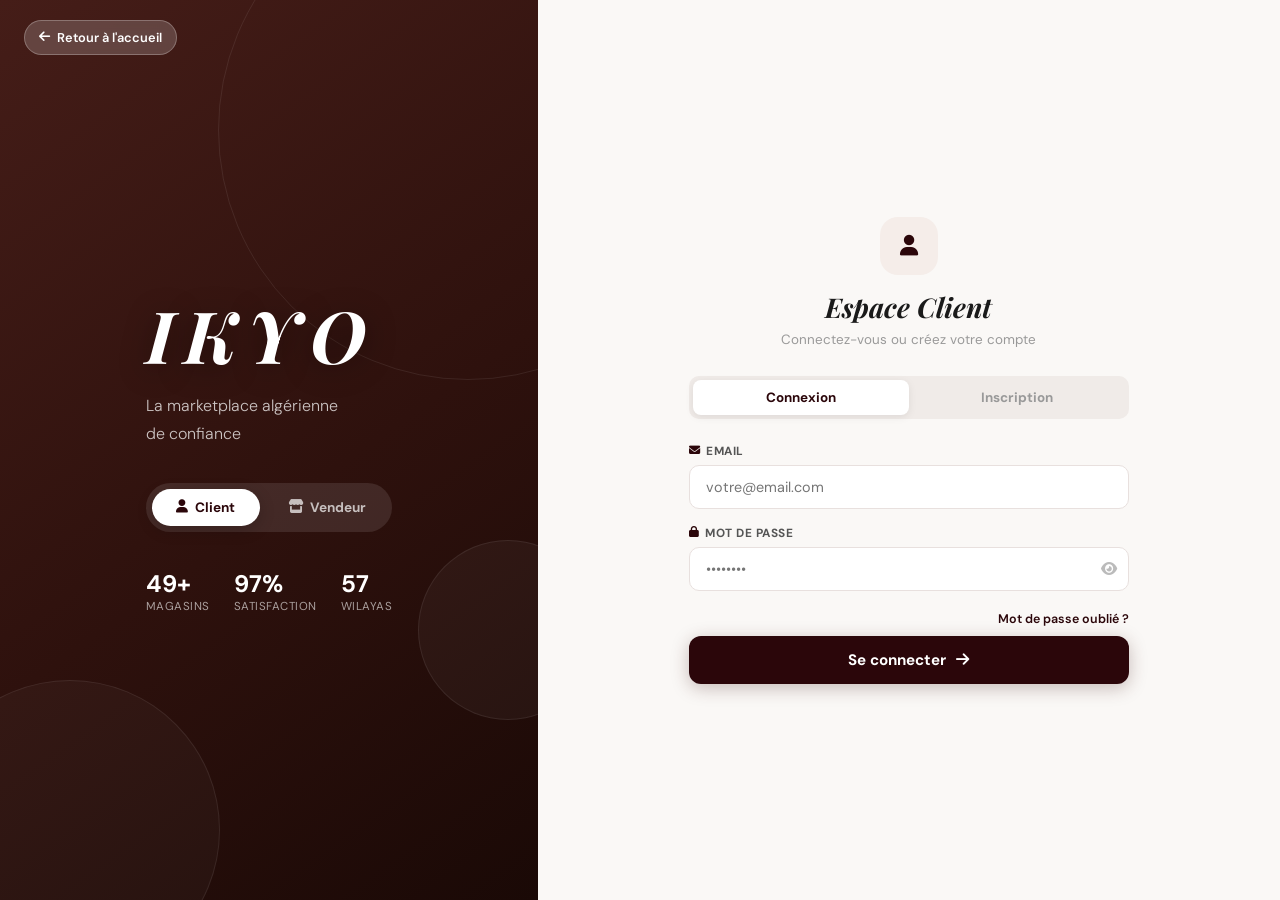
<file: s.html>
<!DOCTYPE html>
<html>
<head>
    <title>IKYO Dashboard</title>
    <meta charset="UTF-8">
    <style>
        body { font-family: Arial, sans-serif; margin: 0; padding: 20px; background: #f5f5f5; }
        .container { max-width: 1200px; margin: auto; background: white; padding: 20px; border-radius: 10px; }
        .header { background: #451d18; color: white; padding: 15px; border-radius: 10px; margin-bottom: 20px; display: flex; justify-content: space-between; }
        button { background: #451d18; color: white; border: none; padding: 10px 15px; border-radius: 5px; cursor: pointer; margin: 5px; }
        .stats { display: grid; grid-template-columns: repeat(4,1fr); gap: 15px; margin-bottom: 20px; }
        .stat-card { background: #f9f9f9; padding: 15px; border-radius: 8px; text-align: center; }
        .stat-card .value { font-size: 24px; font-weight: bold; color: #451d18; }
        table { width: 100%; border-collapse: collapse; margin-top: 10px; }
        th, td { padding: 10px; text-align: left; border-bottom: 1px solid #ddd; }
        th { background: #451d18; color: white; }
        .nav { display: flex; gap: 10px; margin-bottom: 20px; flex-wrap: wrap; }
        .nav-btn { background: #ddd; color: #333; padding: 10px 20px; border: none; border-radius: 5px; cursor: pointer; }
        .nav-btn.active { background: #451d18; color: white; }
        .page { display: none; }
        .page.active { display: block; }
        .delete-btn { background: #e74c3c; color: white; border: none; padding: 5px 10px; border-radius: 3px; cursor: pointer; }
        .modal {
            display: none; position: fixed; top: 0; left: 0; width: 100%; height: 100%;
            background: rgba(0,0,0,0.5); justify-content: center; align-items: center;
        }
        .modal-content { background: white; padding: 20px; border-radius: 10px; width: 500px; }
        input, select, textarea { width: 100%; padding: 8px; margin: 5px 0; border: 1px solid #ddd; border-radius: 5px; }
        .status { padding: 3px 8px; border-radius: 3px; font-size: 12px; }
        .status.livree { background: #27ae60; color: white; }
        .status.en_attente { background: #f39c12; color: white; }
    </style>
</head>
<body>

<div class="container">
    <div class="header">
        <h2>👗 fashion ikram - Dashboard</h2>
        <button onclick="logout()">🚪 Déconnexion</button>
    </div>

    <div class="nav">
        <button class="nav-btn active" onclick="showPage('stats')">📊 Stats</button>
        <button class="nav-btn" onclick="showPage('products')">📦 Produits</button>
        <button class="nav-btn" onclick="showPage('orders')">🛒 Commandes</button>
    </div>

    <!-- Page Stats -->
    <div id="stats-page" class="page active">
        <div class="stats">
            <div class="stat-card"><h3>💰 Revenus</h3><div class="value" id="revenus">0 DA</div></div>
            <div class="stat-card"><h3>📦 Commandes</h3><div class="value" id="commandes">0</div></div>
            <div class="stat-card"><h3>🏷️ Produits</h3><div class="value" id="produits">4</div></div>
            <div class="stat-card"><h3>⭐ Note</h3><div class="value" id="note">0.0</div></div>
        </div>
        <h3>📋 Dernières commandes</h3>
        <table><thead><tr><th>N°</th><th>Client</th><th>Total</th><th>Statut</th></tr></thead><tbody id="recent-orders"></tbody></table>
    </div>

    <!-- Page Produits -->
    <div id="products-page" class="page">
        <button onclick="openModal()">➕ Ajouter un produit</button>
        <table><thead><tr><th>Nom</th><th>Prix</th><th>Stock</th><th>Action</th></tr></thead><tbody id="products-list"></tbody></table>
    </div>

    <!-- Page Commandes -->
    <div id="orders-page" class="page">
        <table><thead><tr><th>N°</th><th>Client</th><th>Total</th><th>Statut</th><th>Action</th></tr></thead><tbody id="orders-list"></tbody></table>
    </div>
</div>

<!-- Modal Ajout Produit -->
<div id="productModal" class="modal">
    <div class="modal-content">
        <h3>Ajouter un produit</h3>
        <input type="text" id="nom" placeholder="Nom du produit">
        <textarea id="description" placeholder="Description"></textarea>
        <input type="number" id="prix" placeholder="Prix (DA)">
        <input type="number" id="stock" placeholder="Stock">
        <select id="categorie"><option value="2">Mode Femme</option><option value="1">Mode Homme</option></select>
        <button onclick="saveProduct()">💾 Enregistrer</button>
        <button onclick="closeModal()">❌ Annuler</button>
    </div>
</div>

<script>
const API_URL = 'http://localhost/ikyo/api/';

function showPage(page) {
    document.querySelectorAll('.page').forEach(p => p.classList.remove('active'));
    document.getElementById(page + '-page').classList.add('active');
    document.querySelectorAll('.nav-btn').forEach(btn => btn.classList.remove('active'));
    if(page === 'stats') { loadStats(); loadRecentOrders(); }
    if(page === 'products') loadProducts();
    if(page === 'orders') loadOrders();
}

async function loadStats() {
    try {
        const res = await fetch(API_URL + 'dashboard.php?action=stats');
        const data = await res.json();
        if(data.success) {
            document.getElementById('revenus').innerText = (data.revenus || 0).toLocaleString() + ' DA';
            document.getElementById('commandes').innerText = data.nb_commandes || 0;
            document.getElementById('produits').innerText = data.nb_produits || 0;
            document.getElementById('note').innerText = (data.note_moyenne || 0).toFixed(1);
        }
    } catch(e) { console.error(e); }
}

async function loadRecentOrders() {
    try {
        const res = await fetch(API_URL + 'dashboard.php?action=commandes&limite=5');
        const data = await res.json();
        if(data.success && data.commandes) {
            document.getElementById('recent-orders').innerHTML = data.commandes.map(c => `
                <tr><td>${c.numero_commande}</td><td>${c.client_nom}</td><td>${c.total_final?.toLocaleString()} DA</td><td><span class="status ${c.statut}">${c.statut}</span></td></tr>
            `).join('');
        } else {
            document.getElementById('recent-orders').innerHTML = '<tr><td colspan="4">Aucune commande</td></tr>';
        }
    } catch(e) { console.error(e); }
}

async function loadProducts() {
    try {
        const res = await fetch(API_URL + 'dashboard.php?action=produits');
        const data = await res.json();
        if(data.success && data.produits) {
            document.getElementById('products-list').innerHTML = data.produits.map(p => `
                <tr><td>${p.nom}</td><td>${p.prix?.toLocaleString()} DA</td><td>${p.stock}</td><td><button class="delete-btn" onclick="deleteProduct(${p.id})">🗑️ Supprimer</button></td></tr>
            `).join('');
        } else {
            document.getElementById('products-list').innerHTML = '<tr><td colspan="4">Aucun produit</td></tr>';
        }
    } catch(e) { console.error(e); }
}

async function deleteProduct(id) {
    if(!confirm('Supprimer ce produit ?')) return;
    try {
        await fetch(API_URL + 'dashboard.php?action=supprimer_produit', {
            method: 'POST',
            headers: {'Content-Type':'application/json'},
            body: JSON.stringify({ produit_id: id })
        });
        loadProducts();
        loadStats();
    } catch(e) { console.error(e); }
}

async function loadOrders() {
    try {
        const res = await fetch(API_URL + 'dashboard.php?action=commandes');
        const data = await res.json();
        if(data.success && data.commandes && data.commandes.length > 0) {
            document.getElementById('orders-list').innerHTML = data.commandes.map(c => `
                <tr>
                    <td>${c.numero_commande}</td>
                    <td>${c.client_nom}</td>
                    <td>${c.total_final?.toLocaleString()} DA</td>
                    <td><span class="status ${c.statut}">${c.statut}</span></td>
                    <td><select onchange="updateStatus(${c.id}, this.value)">
                        <option value="en_attente" ${c.statut=='en_attente'?'selected':''}>En attente</option>
                        <option value="confirmee" ${c.statut=='confirmee'?'selected':''}>Confirmée</option>
                        <option value="livree" ${c.statut=='livree'?'selected':''}>Livrée</option>
                        <option value="annulee" ${c.statut=='annulee'?'selected':''}>Annulée</option>
                    </select></td>
                </tr>
            `).join('');
        } else {
            document.getElementById('orders-list').innerHTML = '<tr><td colspan="5">Aucune commande</td></tr>';
        }
    } catch(e) { console.error(e); }
}

async function updateStatus(orderId, status) {
    try {
        await fetch(API_URL + 'dashboard.php?action=changer_statut', {
            method: 'POST',
            headers: {'Content-Type':'application/json'},
            body: JSON.stringify({ commande_id: orderId, statut: status })
        });
        loadOrders();
    } catch(e) { console.error(e); }
}

function openModal() {
    document.getElementById('productModal').style.display = 'flex';
}
function closeModal() {
    document.getElementById('productModal').style.display = 'none';
}

async function saveProduct() {
    const data = {
        nom: document.getElementById('nom').value,
        description: document.getElementById('description').value,
        prix: parseFloat(document.getElementById('prix').value),
        stock: parseInt(document.getElementById('stock').value),
        categorie_id: parseInt(document.getElementById('categorie').value)
    };
    if(!data.nom || !data.prix) { alert('Nom et prix requis'); return; }
    try {
        const res = await fetch(API_URL + 'dashboard.php?action=ajouter_produit', {
            method: 'POST',
            headers: {'Content-Type':'application/json'},
            body: JSON.stringify(data)
        });
        const result = await res.json();
        if(result.success) {
            closeModal();
            loadProducts();
            loadStats();
            document.getElementById('nom').value = '';
            document.getElementById('description').value = '';
            document.getElementById('prix').value = '';
            document.getElementById('stock').value = '';
            alert('✅ Produit ajouté !');
        } else {
            alert('Erreur: ' + result.message);
        }
    } catch(e) {
        alert('Erreur serveur');
        console.error(e);
    }
}

function logout() {
    localStorage.removeItem('vendeur');
    localStorage.removeItem('vendeur_id');
    window.location.href = 'login.html';
}

// Initialisation
const vendeur = localStorage.getItem('vendeur');
if(!vendeur) {
    window.location.href = 'login.html';
} else {
    const v = JSON.parse(vendeur);
    document.querySelector('.header h2').innerHTML = `👗 ${v.nom_magasin} - Dashboard`;
    loadStats();
    loadRecentOrders();
    loadProducts();
    loadOrders();
}
</script>
</body>
</html>
</file>
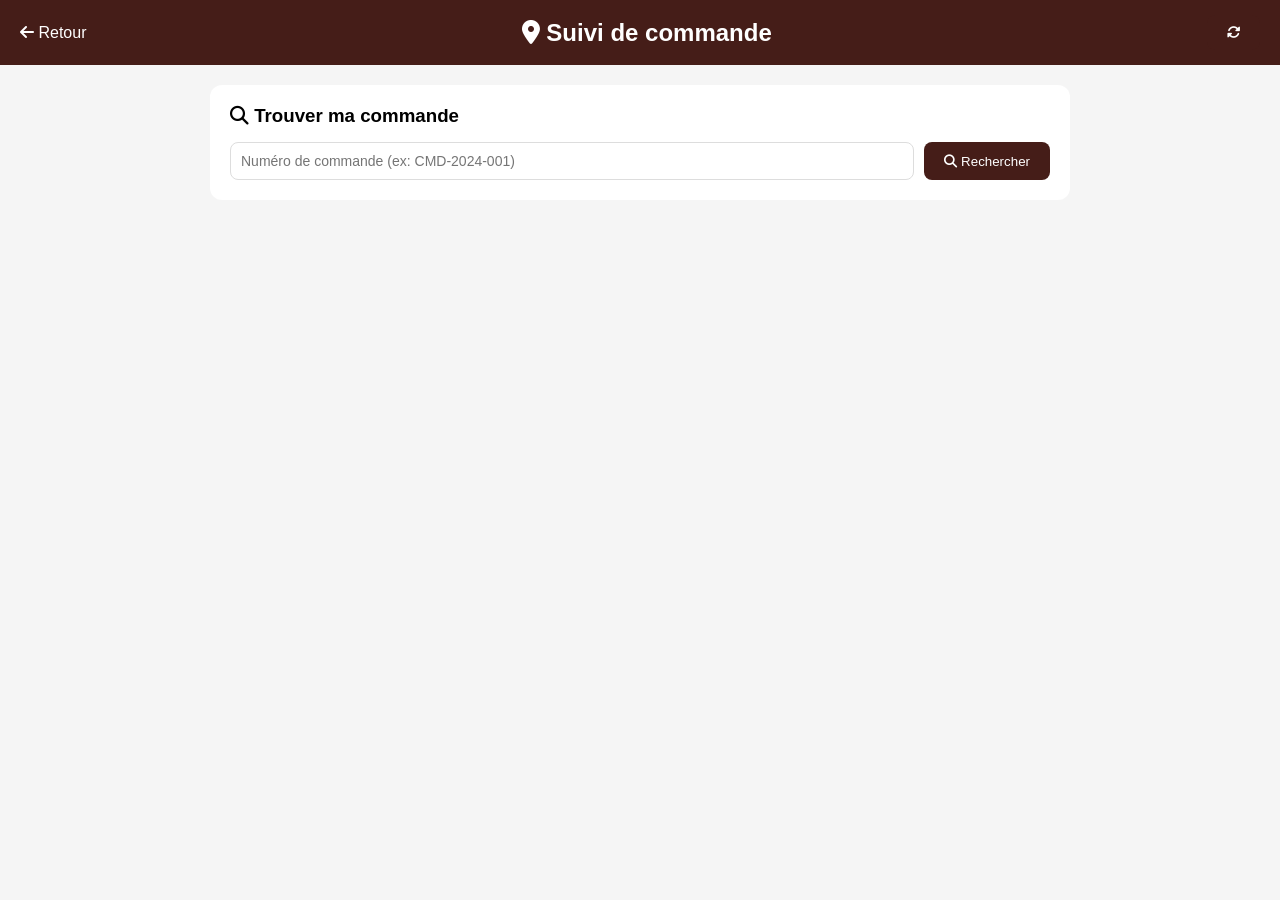
<file: suivi-commande.html>
<!DOCTYPE html>
<html lang="fr">
<head>
    <meta charset="UTF-8">
    <meta name="viewport" content="width=device-width, initial-scale=1.0">
    <title>IKYO – Suivi de commande</title>
    <link rel="stylesheet" href="https://cdnjs.cloudflare.com/ajax/libs/font-awesome/6.5.1/css/all.min.css">
    <style>
        * { margin:0; padding:0; box-sizing:border-box; font-family:'Segoe UI',sans-serif; }
        body { background:#f5f5f5; }
        .header { background:#451d18; color:white; padding:15px 20px; display:flex; justify-content:space-between; align-items:center; }
        .header a { color:white; text-decoration:none; }
        .main { max-width:900px; margin:0 auto; padding:20px; }
        .card { background:white; border-radius:12px; padding:20px; margin-bottom:20px; }
        .statut-bar { display:flex; justify-content:space-between; align-items:center; margin:20px 0; position:relative; }
        .statut-bar::before { content:''; position:absolute; top:20px; left:0; right:0; height:3px; background:#ddd; z-index:0; }
        .statut-bar .progress-line { position:absolute; top:20px; left:0; height:3px; background:#451d18; z-index:1; transition:width 0.5s; }
        .step { display:flex; flex-direction:column; align-items:center; gap:8px; z-index:2; }
        .step-icon { width:40px; height:40px; border-radius:50%; background:#ddd; display:flex; align-items:center; justify-content:center; color:#999; font-size:14px; }
        .step-icon.done { background:#451d18; color:white; }
        .step-icon.active { background:#451d18; color:white; box-shadow:0 0 0 4px rgba(69,29,24,0.2); }
        .step-label { font-size:11px; color:#666; text-align:center; max-width:70px; }
        .step-label.active { color:#451d18; font-weight:bold; }
        .map-container { width:100%; height:350px; border-radius:10px; overflow:hidden; border:1px solid #ddd; }
        .info-grid { display:grid; grid-template-columns:1fr 1fr; gap:15px; }
        .info-item label { font-size:12px; color:#888; display:block; margin-bottom:4px; }
        .info-item span { font-weight:500; }
        .badge { padding:5px 14px; border-radius:20px; font-size:12px; font-weight:500; display:inline-block; }
        .badge.en_attente { background:#fff3cd; color:#856404; }
        .badge.confirmee { background:#cce5ff; color:#004085; }
        .badge.en_preparation { background:#fff3cd; color:#856404; }
        .badge.expediee { background:#d4edda; color:#155724; }
        .badge.en_livraison { background:#d1ecf1; color:#0c5460; }
        .badge.livree { background:#d4edda; color:#155724; }
        .badge.annulee { background:#f8d7da; color:#721c24; }
        .refresh-btn { background:#451d18; color:white; border:none; padding:10px 20px; border-radius:8px; cursor:pointer; }
        .refresh-btn:hover { background:#5c2820; }
        .no-data { text-align:center; padding:40px; color:#888; }
        .positions-list { max-height:200px; overflow-y:auto; }
        .pos-item { padding:10px; border-bottom:1px solid #eee; font-size:13px; display:flex; gap:10px; align-items:flex-start; }
        .pos-item i { color:#451d18; margin-top:2px; }
        .pos-time { color:#888; font-size:11px; }
        table { width:100%; border-collapse:collapse; font-size:14px; }
        th, td { padding:10px; text-align:left; border-bottom:1px solid #eee; }
        th { color:#888; font-weight:500; }
        @media(max-width:600px) { .info-grid { grid-template-columns:1fr; } .statut-bar .step-label { font-size:9px; max-width:50px; } }
    </style>
</head>
<body>

<div class="header">
    <a href="index.html"><i class="fas fa-arrow-left"></i> Retour</a>
    <h2><i class="fas fa-map-marker-alt"></i> Suivi de commande</h2>
    <button class="refresh-btn" onclick="refresh()"><i class="fas fa-sync-alt"></i></button>
</div>

<div class="main">

    <!-- Rechercher commande -->
    <div class="card" id="search-card">
        <h3 style="margin-bottom:15px;"><i class="fas fa-search"></i> Trouver ma commande</h3>
        <div style="display:flex;gap:10px;flex-wrap:wrap;">
            <input type="text" id="numero-input" placeholder="Numéro de commande (ex: CMD-2024-001)" style="flex:1;padding:10px;border:1px solid #ddd;border-radius:8px;font-size:14px;">
            <button class="refresh-btn" onclick="rechercherCommande()"><i class="fas fa-search"></i> Rechercher</button>
        </div>
        <p id="search-error" style="color:#e74c3c;margin-top:8px;font-size:13px;display:none;"></p>
    </div>

    <!-- Contenu principal (caché par défaut) -->
    <div id="main-content" style="display:none;">

        <!-- Statut -->
        <div class="card">
            <div style="display:flex;justify-content:space-between;align-items:center;margin-bottom:15px;flex-wrap:wrap;gap:10px;">
                <div>
                    <p style="color:#888;font-size:13px;">Commande</p>
                    <h3 id="cmd-numero" style="color:#451d18;"></h3>
                </div>
                <span id="cmd-statut-badge" class="badge"></span>
            </div>

            <!-- Barre de progression -->
            <div class="statut-bar">
                <div class="progress-line" id="progress-line"></div>
                <div class="step">
                    <div class="step-icon" id="step-1"><i class="fas fa-check"></i></div>
                    <span class="step-label">Confirmée</span>
                </div>
                <div class="step">
                    <div class="step-icon" id="step-2"><i class="fas fa-box"></i></div>
                    <span class="step-label">Préparation</span>
                </div>
                <div class="step">
                    <div class="step-icon" id="step-3"><i class="fas fa-truck"></i></div>
                    <span class="step-label">Expédiée</span>
                </div>
                <div class="step">
                    <div class="step-icon" id="step-4"><i class="fas fa-motorcycle"></i></div>
                    <span class="step-label">En livraison</span>
                </div>
                <div class="step">
                    <div class="step-icon" id="step-5"><i class="fas fa-home"></i></div>
                    <span class="step-label">Livrée</span>
                </div>
            </div>
        </div>

        <!-- Carte GPS -->
        <div class="card">
            <div style="display:flex;justify-content:space-between;align-items:center;margin-bottom:15px;">
                <h3><i class="fas fa-map"></i> Position en temps réel</h3>
                <button class="refresh-btn" onclick="refreshGPS()" style="padding:8px 14px;font-size:13px;"><i class="fas fa-sync-alt"></i> Actualiser</button>
            </div>
            <div id="map-container" class="map-container">
                <div style="height:100%;display:flex;align-items:center;justify-content:center;color:#888;">
                    <div style="text-align:center;">
                        <i class="fas fa-map-marker-alt" style="font-size:40px;color:#ddd;margin-bottom:10px;display:block;"></i>
                        Aucune position GPS disponible
                    </div>
                </div>
            </div>
            <div id="derniere-pos" style="margin-top:12px;font-size:13px;color:#666;display:none;">
                <i class="fas fa-clock"></i> Dernière mise à jour : <span id="pos-time"></span>
                &nbsp;|&nbsp;
                <a href="#" id="open-maps" onclick="ouvrirGoogleMaps(event)" style="color:#451d18;"><i class="fas fa-external-link-alt"></i> Ouvrir dans Google Maps</a>
            </div>
        </div>

        <!-- Infos commande -->
        <div class="card">
            <h3 style="margin-bottom:15px;"><i class="fas fa-info-circle"></i> Détails</h3>
            <div class="info-grid">
                <div class="info-item"><label>Magasin</label><span id="cmd-magasin">-</span></div>
                <div class="info-item"><label>Total</label><span id="cmd-total">-</span></div>
                <div class="info-item"><label>Adresse livraison</label><span id="cmd-adresse">-</span></div>
                <div class="info-item"><label>Mode paiement</label><span id="cmd-paiement">-</span></div>
                <div class="info-item"><label>Date commande</label><span id="cmd-date">-</span></div>
                <div class="info-item"><label>Frais livraison</label><span id="cmd-frais">-</span></div>
            </div>
        </div>

        <!-- Historique GPS -->
        <div class="card">
            <h3 style="margin-bottom:15px;"><i class="fas fa-history"></i> Historique des positions</h3>
            <div class="positions-list" id="positions-list">
                <div class="no-data">Aucun historique disponible</div>
            </div>
        </div>

        <!-- Produits -->
        <div class="card">
            <h3 style="margin-bottom:15px;"><i class="fas fa-shopping-bag"></i> Articles commandés</h3>
            <table>
                <thead><tr><th>Produit</th><th>Qté</th><th>Prix unit.</th><th>Total</th></tr></thead>
                <tbody id="produits-list"></tbody>
            </table>
        </div>

    </div>
</div>

<script>
const API_URL = 'api/commandes.php';
let commandeData = null;
let dernierePosition = null;

// Vérifier si client connecté
const user = JSON.parse(localStorage.getItem('user') || 'null');

// Récupérer le numéro depuis l'URL si présent
window.addEventListener('load', function() {
    const params = new URLSearchParams(window.location.search);
    const num = params.get('commande');
    const id = params.get('id');
    if (num) { document.getElementById('numero-input').value = num; rechercherCommande(); }
    else if (id) { chargerCommande(id); }
});

async function rechercherCommande() {
    const numero = document.getElementById('numero-input').value.trim();
    if (!numero) { showError('Entrez un numéro de commande'); return; }

    try {
        const res = await fetch(`${API_URL}?action=mes_commandes`);
        const data = await res.json();
        if (data.success && data.commandes) {
            const cmd = data.commandes.find(c => c.numero_commande === numero);
            if (cmd) { chargerCommande(cmd.id); }
            else { showError('Commande introuvable. Vérifiez le numéro.'); }
        } else {
            showError('Erreur: ' + (data.message || 'Non connecté'));
        }
    } catch(e) {
        showError('Erreur serveur: ' + e.message);
    }
}

async function chargerCommande(id) {
    try {
        const res = await fetch(`${API_URL}?action=detail&id=${id}`);
        const data = await res.json();
        if (data.success && data.commande) {
            commandeData = data.commande;
            afficherCommande(data.commande);
            await chargerGPS(id);
            document.getElementById('search-card').style.display = 'none';
            document.getElementById('main-content').style.display = 'block';
        } else {
            showError(data.message || 'Commande introuvable');
        }
    } catch(e) {
        showError('Erreur: ' + e.message);
    }
}

function afficherCommande(cmd) {
    document.getElementById('cmd-numero').textContent = cmd.numero_commande;
    document.getElementById('cmd-magasin').textContent = cmd.nom_magasin || '-';
    document.getElementById('cmd-total').textContent = (cmd.total_final || 0).toLocaleString() + ' DA';
    document.getElementById('cmd-adresse').textContent = cmd.adresse_livraison || '-';
    document.getElementById('cmd-paiement').textContent = cmd.mode_paiement || '-';
    document.getElementById('cmd-frais').textContent = (cmd.frais_livraison || 0).toLocaleString() + ' DA';
    document.getElementById('cmd-date').textContent = new Date(cmd.created_at).toLocaleDateString('fr-FR');

    // Badge statut
    const badge = document.getElementById('cmd-statut-badge');
    badge.className = 'badge ' + cmd.statut;
    badge.textContent = formatStatut(cmd.statut);

    // Barre progression
    mettreAJourProgression(cmd.statut);

    // Produits
    if (cmd.lignes && cmd.lignes.length > 0) {
        document.getElementById('produits-list').innerHTML = cmd.lignes.map(l => `
            <tr>
                <td>${l.produit_nom || '-'}</td>
                <td>${l.quantite}</td>
                <td>${(l.prix_unit || 0).toLocaleString()} DA</td>
                <td>${((l.prix_unit || 0) * l.quantite).toLocaleString()} DA</td>
            </tr>
        `).join('');
    }
}

async function chargerGPS(commandeId) {
    try {
        const res = await fetch(`${API_URL}?action=gps_positions&id=${commandeId}`);
        const data = await res.json();
        if (data.success) {
            afficherGPS(data.positions, data.position_client);
        }
    } catch(e) { console.error('GPS:', e); }
}

function afficherGPS(positions, posClient) {
    const list = document.getElementById('positions-list');

    if (!positions || positions.length === 0) {
        list.innerHTML = '<div class="no-data">Aucune position GPS enregistrée</div>';
        return;
    }

    // Historique
    list.innerHTML = positions.slice().reverse().map(p => `
        <div class="pos-item">
            <i class="fas fa-map-marker-alt"></i>
            <div>
                <div>${p.statut_msg || 'Position mise à jour'}</div>
                <div class="pos-time">${new Date(p.enregistre_le).toLocaleString('fr-FR')} — Lat: ${parseFloat(p.latitude).toFixed(5)}, Lng: ${parseFloat(p.longitude).toFixed(5)}</div>
            </div>
        </div>
    `).join('');

    // Dernière position → carte
    const last = positions[positions.length - 1];
    dernierePosition = last;

    const lat = parseFloat(last.latitude);
    const lng = parseFloat(last.longitude);

    // Carte OpenStreetMap
    let mapUrl = `https://www.openstreetmap.org/export/embed.html?bbox=${lng-0.02},${lat-0.02},${lng+0.02},${lat+0.02}&layer=mapnik&marker=${lat},${lng}`;

    document.getElementById('map-container').innerHTML = `
        <iframe width="100%" height="350" frameborder="0" style="border:0;"
            src="${mapUrl}" allowfullscreen></iframe>
    `;

    document.getElementById('derniere-pos').style.display = 'block';
    document.getElementById('pos-time').textContent = new Date(last.enregistre_le).toLocaleString('fr-FR');
}

function ouvrirGoogleMaps(e) {
    e.preventDefault();
    if (dernierePosition) {
        window.open(`https://www.google.com/maps?q=${dernierePosition.latitude},${dernierePosition.longitude}`);
    }
}

function mettreAJourProgression(statut) {
    const etapes = { 'confirmee': 1, 'en_preparation': 2, 'expediee': 3, 'en_livraison': 4, 'livree': 5 };
    const etape = etapes[statut] || 0;
    const pct = etape === 0 ? 0 : ((etape - 1) / 4) * 100;

    document.getElementById('progress-line').style.width = pct + '%';

    for (let i = 1; i <= 5; i++) {
        const el = document.getElementById('step-' + i);
        el.className = 'step-icon';
        if (i < etape) el.classList.add('done');
        else if (i === etape) el.classList.add('active');
    }
}

function formatStatut(s) {
    const map = {
        'en_attente': 'En attente', 'confirmee': 'Confirmée',
        'en_preparation': 'En préparation', 'expediee': 'Expédiée',
        'en_livraison': 'En livraison', 'livree': 'Livrée', 'annulee': 'Annulée'
    };
    return map[s] || s;
}

function showError(msg) {
    const el = document.getElementById('search-error');
    el.textContent = msg;
    el.style.display = 'block';
}

async function refreshGPS() {
    if (commandeData) await chargerGPS(commandeData.id);
}

function refresh() {
    if (commandeData) chargerCommande(commandeData.id);
}

// Auto-refresh toutes les 30 secondes si commande en livraison
setInterval(() => {
    if (commandeData && commandeData.statut === 'en_livraison') refreshGPS();
}, 30000);
</script>
</body>
</html>
</file>
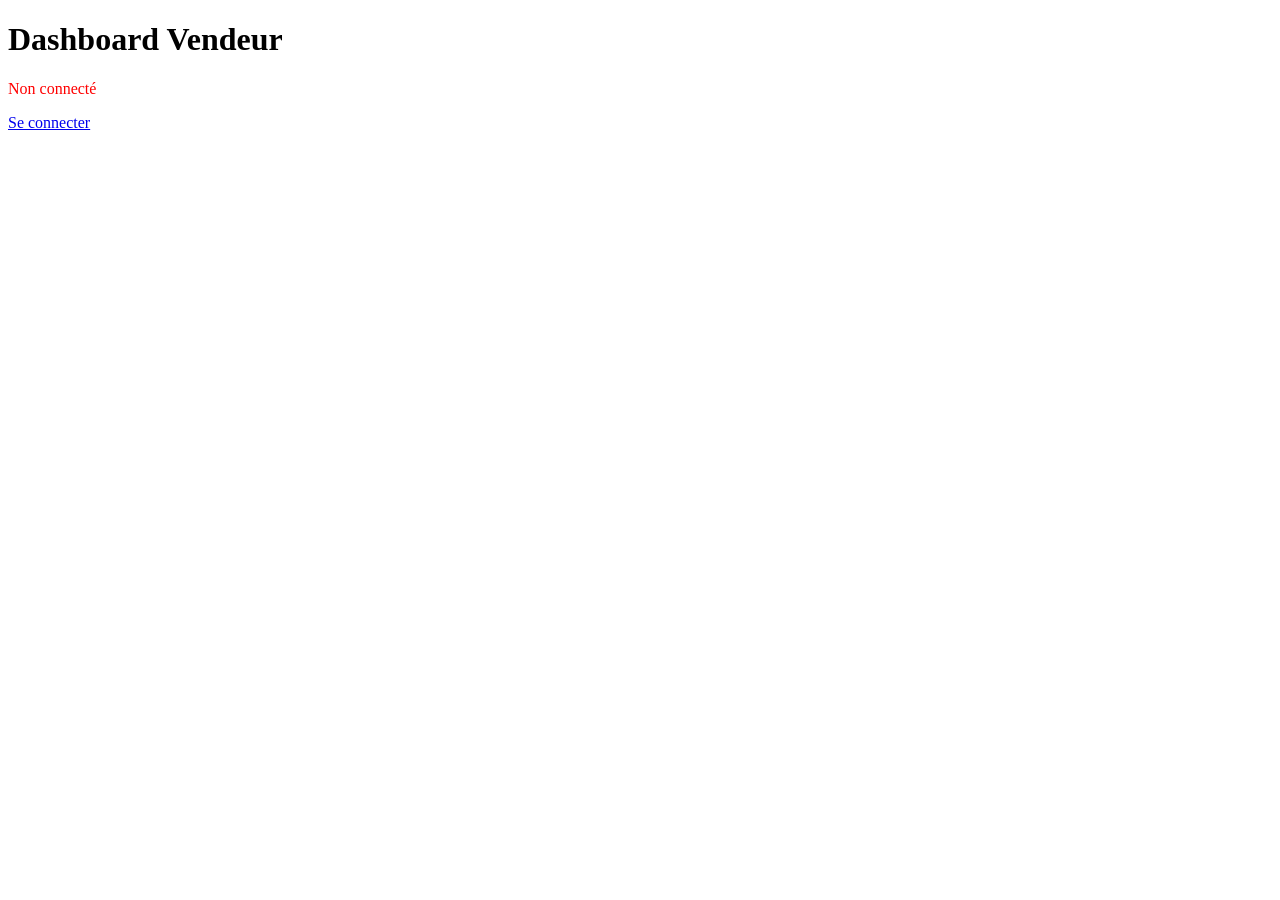
<file: test-dashboard.html>
<!DOCTYPE html>
<html>
<head><title>IKYO Dashboard</title></head>
<body>
<h1>Dashboard Vendeur</h1>
<div id="content">Chargement...</div>
<script>
const vendeur = localStorage.getItem('vendeur');
if(vendeur) {
    const v = JSON.parse(vendeur);
    document.getElementById('content').innerHTML = `
        <p>Bienvenue ${v.nom_magasin} !</p>
        <p>Email: ${v.email}</p>
        <p>ID: ${v.id}</p>
        <button onclick="logout()">Se déconnecter</button>
    `;
} else {
    document.getElementById('content').innerHTML = `
        <p style="color:red">Non connecté</p>
        <a href="login.html">Se connecter</a>
    `;
}
function logout() {
    localStorage.removeItem('vendeur');
    localStorage.removeItem('vendeur_id');
    location.href = 'login.html';
}
</script>
</body>
</html>
</file>
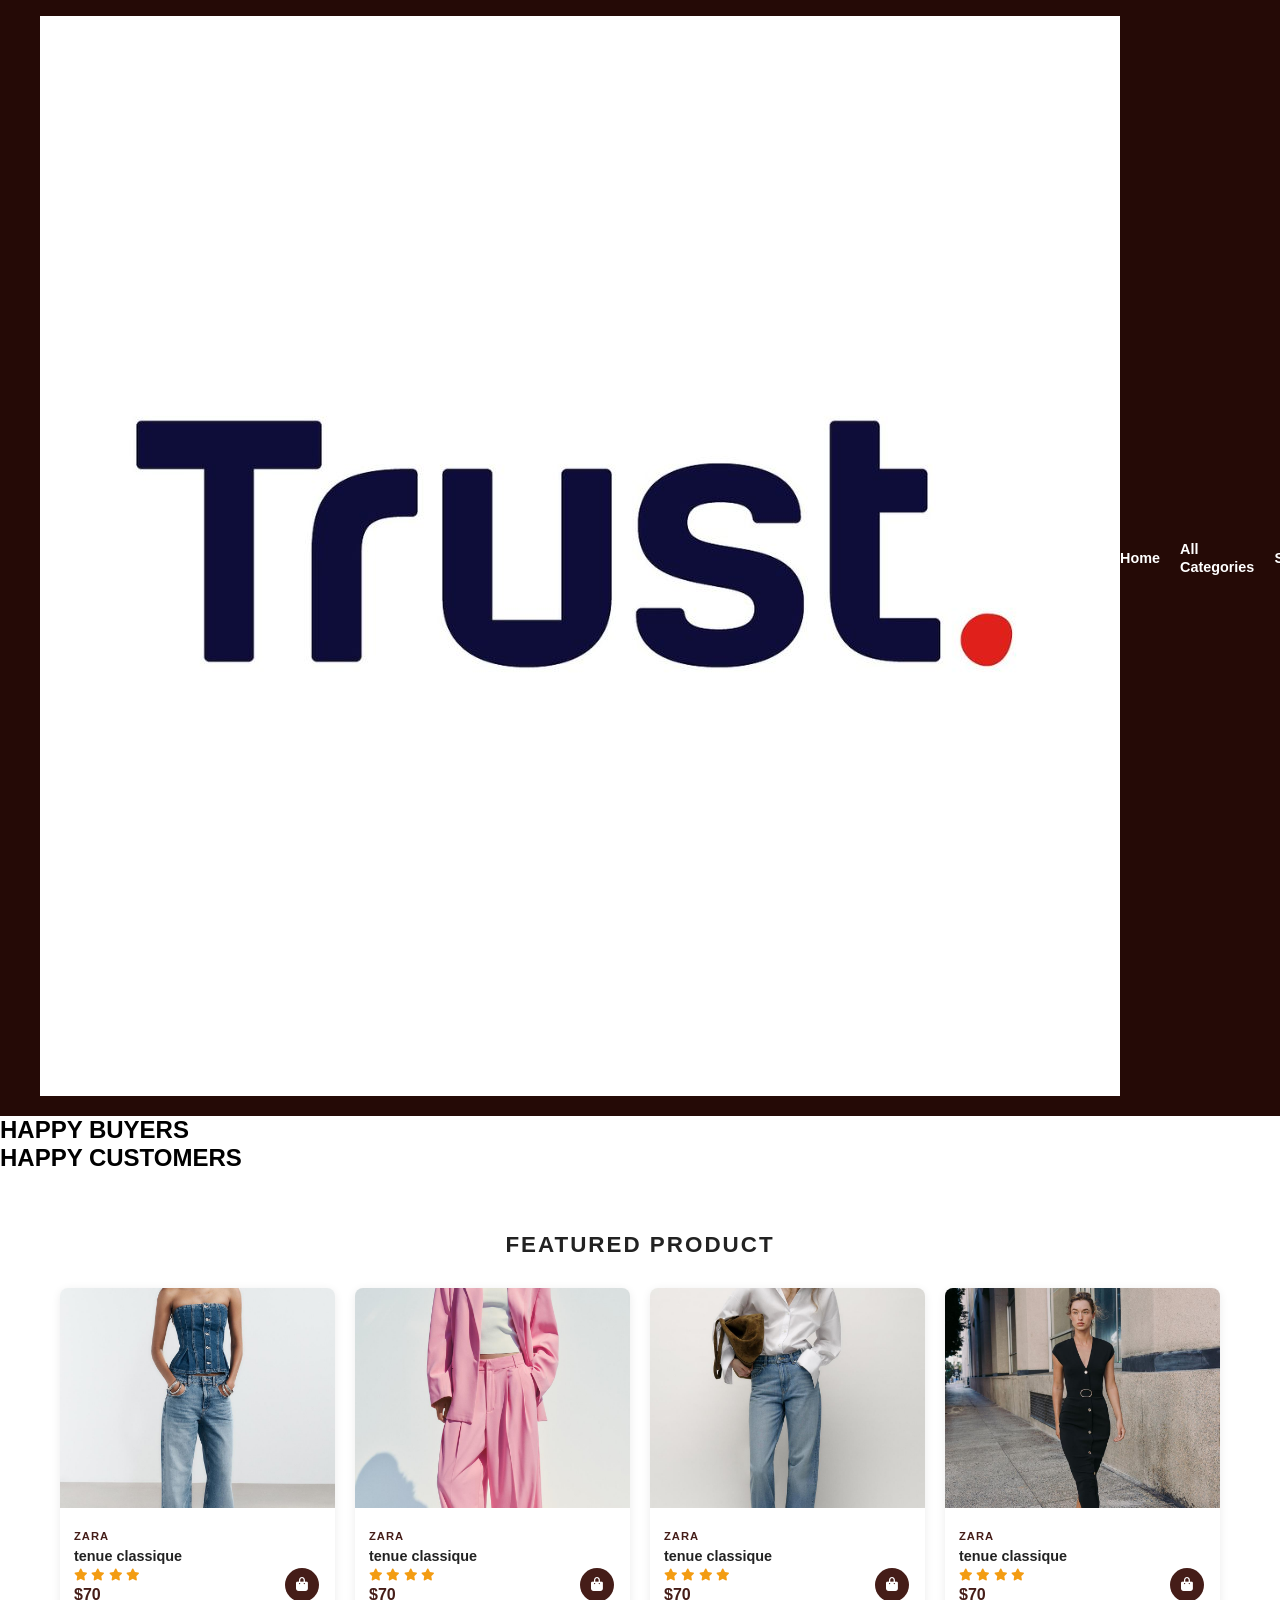
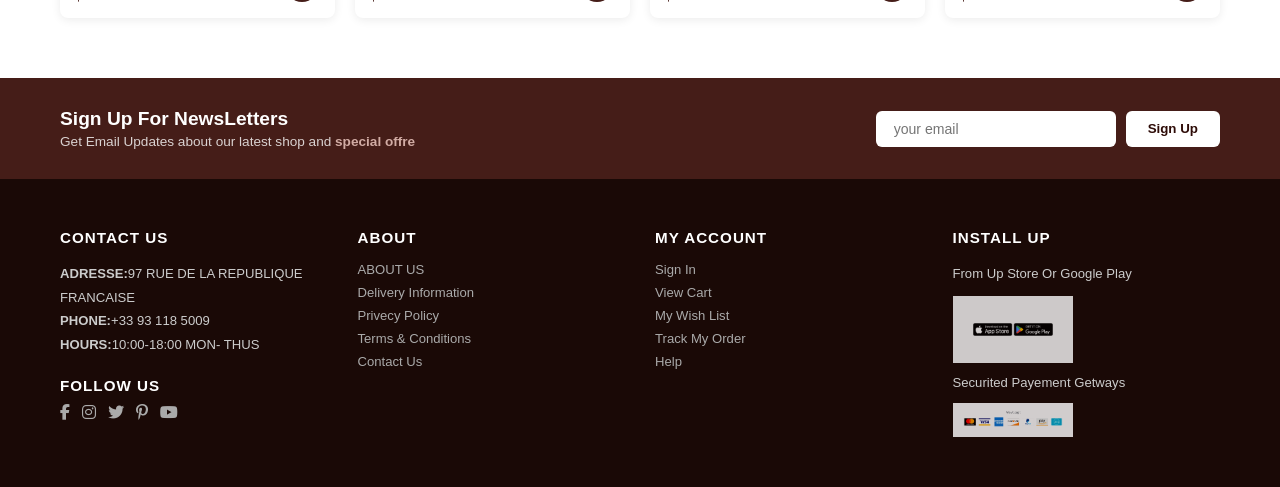
<file: Untitled-1.html>
<!DOCTYPE html>
<html lang="en">
<head>
    <meta charset="UTF-8">
     <meta name="viewport" content="width=device-width, initial-scale=1.0">
    <title>Document</title>
   <link rel="stylesheet" href="https://cdnjs.cloudflare.com/ajax/libs/font-awesome/6.5.1/css/all.min.css">

    <link rel="stylesheet" href="style.css">
</head>
<body>

     <section id="header">
        <a href=""><img src="logo.png" class="logo"></a>
        <div>
            <ul id="navbar">
                <li><a  href="index.html"  >Home</a></li>
                <li><a href="All Categories.html">All Categories</a></li>
                <li><a href="Shop.html">Shop</a></li>
                <li><a href="Support.html">Support</a></li>
                <li><a href="cart.html"><i class="fa-solid fa-bag-shopping"></i>
</a></li>
                <li><a href="login.html">Login</a></li>
            </ul>
        </div>
     </section>


<section id="hero">
    <h1>HAPPY BUYERS <BR>HAPPY CUSTOMERS</h1>
</section>


<section id="product">
    <h2>featured product</h2>
    <div class="pro-container">
        <div class="pro">
            <img src="section4.jpg" alt="">
            <div class="des">
                <span>zara</span>
                <h3>tenue classique</h3>
                <div class="star">
                    <i class="fas fa-star"></i>
                    <i class="fas fa-star"></i>
                    <i class="fas fa-star"></i>
                    <i class="fas fa-star"></i>
                </div>
                <h4>$70</h4>
            </div>
            <a href=""><i class="fas fa-bag-shopping cart"></i></a>
        </div>
         <div class="pro">
            <img src="section5.jpg" alt="">
            <div class="des">
                <span>zara</span>
                <h3>tenue classique</h3>
                <div class="star">
                    <i class="fas fa-star"></i>
                    <i class="fas fa-star"></i>
                    <i class="fas fa-star"></i>
                    <i class="fas fa-star"></i>
                </div>
                <h4>$70</h4>
            </div>
            <a href=""><i class="fas fa-bag-shopping cart"></i></a>
        </div>
         <div class="pro">
            <img src="section6.jpg" alt="">
            <div class="des">
                <span>zara</span>
                <h3>tenue classique</h3>
                <div class="star">
                    <i class="fas fa-star"></i>
                    <i class="fas fa-star"></i>
                    <i class="fas fa-star"></i>
                    <i class="fas fa-star"></i>
                </div>
                <h4>$70</h4>
            </div>
            <a href=""><i class="fas fa-bag-shopping cart"></i></a>
        </div>
         <div class="pro">
            <img src="section7.jpg" alt="">
            <div class="des">
                <span>zara</span>
                <h3>tenue classique</h3>
                <div class="star">
                    <i class="fas fa-star"></i>
                    <i class="fas fa-star"></i>
                    <i class="fas fa-star"></i>
                    <i class="fas fa-star"></i>
                </div>
                <h4>$70</h4>
            </div>
            <a href=""><i class="fas fa-bag-shopping cart"></i></a>
    </div>
</section>


<section id="newsletter">
    <div class="newstext">
        <h4>Sign Up For NewsLetters</h4>
        <p>Get Email Updates about our latest shop and <span>special offre</span></p>
    </div>
    <div class="form">
        <input type="text" placeholder="your email">
        <button>Sign Up</button>
    </div>
</section>



<footer class="section1">
    <div class="col">
        
        <h4>Contact Us</h4>
        <p><strong>ADRESSE:</strong>97 RUE DE LA REPUBLIQUE FRANCAISE </p>
         <p><strong>PHONE:</strong>+33 93 118 5009 </p>
             <p><strong>HOURS:</strong>10:00-18:00 MON- THUS</p>
             <div class="follow">
                <h4>FOLLOW US</h4>
                <div class="icon">
                    <i class="fab fa-facebook-f"></i>
                    <i class="fab fa-instagram"></i>
                     <i class="fab fa-twitter"></i>
                      <i class="fab fa-pinterest-p"></i>
                       <i class="fab fa-youtube"></i>
                </div>
             </div>
    </div>
    <div class="col">
        <h4>ABOUT</h4>
        <a href="#">ABOUT US</a>
         <a href="#">Delivery Information</a>
          <a href="#">Privecy Policy</a>
           <a href="#">Terms & Conditions</a>
            <a href="#">Contact Us</a>

    </div>
 <div class="col">
        <h4>MY ACCOUNT</h4>
        <a href="#">Sign In</a>
         <a href="#">View Cart</a>
          <a href="#">My Wish List</a>
           <a href="#">Track My Order</a>
            <a href="#">Help</a>

    </div>
    <div class="col">
        <h4>INSTALL UP</h4>
        <P>From Up Store Or Google Play</P> 
        <div class="pay">
            <img src="pay3.png" class="CARTPHOTO">
             <P>Securited Payement Getways</P>
        <img src="pay1.png" alt="" class="photocart">
        </div>
       
    </div>
    
     


</footer>




    <script src="script.js"></script>
</body>
</html>
</file>
<file: login.css>
*, *::before, *::after { margin:0; padding:0; box-sizing:border-box; }

:root {
    --brown:     #451d18;
    --brown-dk:  #2e110d;
    --brown-lt:  #f5ede9;
    --brown-md:  #e0c4bc;
    --seller:    #1a0e3a;
    --seller-lt: #ede9f5;
    --seller-md: #c4bce0;
    --green:     #2ecc71;
    --err:       #e74c3c;
    --radius:    14px;
}

body {
    font-family: 'DM Sans', sans-serif;
    background: #faf8f6;
    min-height: 100vh;
    display: flex;
    align-items: stretch;
}

/* ── Back link ── */
.back-home {
    position: fixed; top: 20px; left: 24px;
    color: #fff; text-decoration: none;
    font-size: .8rem; font-weight: 600;
    display: flex; align-items: center; gap: 7px;
    background: rgba(255,255,255,.18);
    padding: 8px 14px; border-radius: 30px;
    backdrop-filter: blur(6px);
    border: 1px solid rgba(255,255,255,.25);
    transition: all .2s; z-index: 100;
}
.back-home:hover { background: rgba(255,255,255,.35); }

/* ══ PAGE WRAPPER ══ */
.page-wrapper {
    display: flex;
    width: 100%; min-height: 100vh;
}

/* ══ HERO PANEL ══ */
.hero-panel {
    width: 42%;
    background: linear-gradient(145deg, #451d18 0%, #2e110d 55%, #1a0906 100%);
    display: flex; align-items: center; justify-content: center;
    position: relative; overflow: hidden;
    padding: 60px 48px;
}
.hero-inner { position: relative; z-index: 2; color: #fff; }

.logo-mark {
    font-family: 'Playfair Display', serif;
    font-size: 4.5rem; font-weight: 700; font-style: italic;
    letter-spacing: 10px; color: #fff;
    text-shadow: 0 4px 30px rgba(0,0,0,.4);
    margin-bottom: 10px;
    animation: fadeUp .6s ease both;
}
.hero-tagline {
    font-size: 1rem; line-height: 1.7; color: rgba(255,255,255,.75);
    margin-bottom: 36px; font-weight: 300;
    animation: fadeUp .6s .1s ease both;
}

/* Role toggle */
.role-toggle {
    display: flex; gap: 8px;
    background: rgba(255,255,255,.1);
    padding: 6px; border-radius: 40px;
    margin-bottom: 36px;
    animation: fadeUp .6s .2s ease both;
}
.role-pill {
    flex: 1; padding: 10px 20px;
    border: none; border-radius: 30px;
    font-family: 'DM Sans', sans-serif;
    font-size: .85rem; font-weight: 700;
    cursor: pointer; color: rgba(255,255,255,.7);
    background: transparent;
    transition: all .3s; display: flex; align-items: center; gap: 7px; justify-content: center;
}
.role-pill.active {
    background: #fff; color: var(--brown);
    box-shadow: 0 4px 16px rgba(0,0,0,.2);
}
.role-pill.seller-active {
    background: #fff; color: var(--seller);
    box-shadow: 0 4px 16px rgba(0,0,0,.2);
}

/* Stats */
.hero-stats {
    display: flex; gap: 24px;
    animation: fadeUp .6s .3s ease both;
}
.h-stat { display: flex; flex-direction: column; }
.h-stat strong { font-size: 1.5rem; font-weight: 700; color: #fff; }
.h-stat span   { font-size: .72rem; color: rgba(255,255,255,.6); text-transform: uppercase; letter-spacing: .5px; }

/* Deco circles */
.deco-circle {
    position: absolute; border-radius: 50%;
    border: 1px solid rgba(255,255,255,.08);
}
.c1 { width: 500px; height: 500px; top: -120px; right: -180px; }
.c2 { width: 300px; height: 300px; bottom: -80px; left: -80px; background: rgba(255,255,255,.03); }
.c3 { width: 180px; height: 180px; top: 60%; right: -60px; background: rgba(255,255,255,.04); }

/* ══ FORM PANEL ══ */
.form-panel {
    flex: 1;
    display: flex; align-items: center; justify-content: center;
    padding: 60px 40px;
    background: #faf8f6;
}

/* ── Form card ── */
.form-card {
    width: 100%; max-width: 440px;
    animation: fadeUp .5s .1s ease both;
}

.form-header {
    text-align: center; margin-bottom: 28px;
}
.form-icon {
    width: 58px; height: 58px; border-radius: 18px;
    display: flex; align-items: center; justify-content: center;
    font-size: 1.3rem; margin: 0 auto 14px;
}
.client-icon { background: var(--brown-lt); color: var(--brown); }
.seller-icon { background: var(--seller-lt); color: var(--seller); }
.form-header h2 {
    font-family: 'Playfair Display', serif;
    font-size: 1.7rem; font-style: italic; color: #1a1a1a;
    margin-bottom: 6px;
}
.form-header p { font-size: .84rem; color: #999; }

/* Tabs */
.tab-row {
    display: flex; background: #f0ebe8; border-radius: 10px; padding: 4px;
    margin-bottom: 24px;
}
.tab {
    flex: 1; padding: 9px; border: none; background: transparent;
    border-radius: 8px; cursor: pointer;
    font-family: 'DM Sans', sans-serif; font-size: .84rem; font-weight: 700;
    color: #999; transition: all .25s;
}
.tab.active { background: #fff; color: var(--brown); box-shadow: 0 2px 8px rgba(0,0,0,.08); }
.seller-tab.active { color: var(--seller); }

/* Input group */
.input-group {
    margin-bottom: 16px;
}
.input-group label {
    display: block; font-size: .74rem; font-weight: 700;
    color: #555; text-transform: uppercase; letter-spacing: .5px;
    margin-bottom: 6px; display: flex; align-items: center; gap: 6px;
}
.input-group label i { color: var(--brown); font-size: .7rem; }
.input-group input,
.input-group select {
    width: 100%; padding: 12px 16px;
    border: 1.5px solid #e8e0de; border-radius: 10px;
    font-family: 'DM Sans', sans-serif; font-size: .9rem;
    color: #222; background: #fff; outline: none;
    transition: border .2s, box-shadow .2s;
}
.input-group input:focus,
.input-group select:focus {
    border-color: var(--brown);
    box-shadow: 0 0 0 3px rgba(69,29,24,.08);
}
.input-group input.has-err { border-color: var(--err); }
.field-err {
    font-size: .72rem; color: var(--err);
    margin-top: 4px; display: none;
}
.field-err.show { display: block; }

/* Password wrapper */
.pw-wrap { position: relative; }
.pw-wrap input { padding-right: 44px; }
.eye-btn {
    position: absolute; top: 50%; right: 12px;
    transform: translateY(-50%);
    background: none; border: none; cursor: pointer;
    color: #bbb; font-size: .9rem; transition: color .2s;
}
.eye-btn:hover { color: var(--brown); }

/* Two col */
.two-col { display: grid; grid-template-columns: 1fr 1fr; gap: 12px; }

/* Forgot */
.forgot-row { text-align: right; margin-bottom: 6px; }
.forgot-row a { font-size: .78rem; color: var(--brown); text-decoration: none; font-weight: 600; }
.forgot-row a:hover { text-decoration: underline; }

/* Submit button */
.btn-submit {
    width: 100%; padding: 14px;
    background: var(--brown); color: #fff; border: none;
    border-radius: 12px; font-family: 'DM Sans', sans-serif;
    font-size: .95rem; font-weight: 700; cursor: pointer;
    display: flex; align-items: center; justify-content: center; gap: 10px;
    transition: background .2s, transform .1s;
    box-shadow: 0 4px 18px rgba(69,29,24,.28);
    margin-top: 8px;
}
.btn-submit:hover { background: var(--brown-dk); transform: translateY(-1px); }
.btn-submit:active { transform: translateY(0); }
.seller-submit { background: var(--seller); box-shadow: 0 4px 18px rgba(26,14,58,.28); }
.seller-submit:hover { background: #110930; }

/* Divider */
.divider {
    display: flex; align-items: center; gap: 12px;
    margin: 18px 0; color: #bbb; font-size: .75rem;
}
.divider::before, .divider::after {
    content: ''; flex: 1; height: 1px; background: #e8e0de;
}

/* Social */
.social-row { display: flex; gap: 10px; }
.social-btn {
    flex: 1; padding: 10px;
    border: 1.5px solid #e8e0de; background: #fff;
    border-radius: 10px; cursor: pointer;
    font-family: 'DM Sans', sans-serif; font-size: .84rem; font-weight: 600;
    color: #333; transition: all .2s;
    display: flex; align-items: center; justify-content: center; gap: 8px;
}
.social-btn:hover { border-color: var(--brown); color: var(--brown); background: var(--brown-lt); }
.social-btn .fab { font-size: 1rem; }

/* Seller badge */
.seller-badge {
    background: var(--seller-lt);
    color: var(--seller);
    border-radius: 8px; padding: 10px 14px;
    font-size: .78rem; font-weight: 700;
    display: flex; align-items: center; gap: 8px;
    margin-bottom: 18px; border: 1px solid var(--seller-md);
}

.seller-help {
    text-align: center; margin-top: 16px;
    font-size: .78rem; color: #999;
    display: flex; align-items: center; justify-content: center; gap: 6px;
}
.seller-help i { color: var(--seller); }
.seller-help a { color: var(--seller); font-weight: 700; text-decoration: none; }

.sr-note {
    text-align: center; margin-top: 12px;
    font-size: .74rem; color: #aaa;
    display: flex; align-items: center; justify-content: center; gap: 6px;
}

/* Checkbox */
.checkbox-row {
    display: flex; align-items: flex-start; gap: 8px;
    font-size: .8rem; color: #666; cursor: pointer;
    margin-bottom: 14px; line-height: 1.5;
}
.checkbox-row a { color: var(--brown); font-weight: 600; text-decoration: none; }
.checkbox-row input { margin-top: 2px; accent-color: var(--brown); }

/* ══ FORGOT MODAL ══ */
.modal-overlay {
    position: fixed; inset: 0;
    background: rgba(0,0,0,.5);
    display: none; align-items: center; justify-content: center;
    z-index: 9999;
}
.modal-overlay.open { display: flex; }
.modal-box {
    background: #fff; border-radius: 18px;
    padding: 40px 36px; max-width: 380px; width: 90%;
    text-align: center; position: relative;
    animation: fadeUp .3s ease;
}
.modal-close {
    position: absolute; top: 14px; right: 16px;
    background: none; border: none; font-size: 1.1rem;
    cursor: pointer; color: #aaa;
}
.modal-icon {
    width: 54px; height: 54px; border-radius: 50%;
    background: var(--brown-lt); color: var(--brown);
    display: flex; align-items: center; justify-content: center;
    font-size: 1.3rem; margin: 0 auto 16px;
}
.modal-box h3 {
    font-family: 'Playfair Display', serif;
    font-size: 1.3rem; color: #1a1a1a; margin-bottom: 8px;
}
.modal-box p { font-size: .84rem; color: #888; margin-bottom: 4px; }

/* ══ TOAST ══ */
#toast-login {
    position: fixed; bottom: 26px; right: 26px;
    padding: 12px 20px; border-radius: 12px;
    font-family: 'DM Sans', sans-serif; font-size: .85rem; font-weight: 600;
    color: #fff; background: #222;
    box-shadow: 0 8px 28px rgba(0,0,0,.22);
    opacity: 0; transform: translateY(14px);
    transition: all .28s; z-index: 99999; pointer-events: none;
    display: flex; align-items: center; gap: 8px;
}
#toast-login.show { opacity: 1; transform: translateY(0); }
#toast-login.ok  { background: #1e7e48; }
#toast-login.err { background: var(--err); }
#toast-login.info{ background: var(--seller); }

/* ══ ANIMATIONS ══ */
@keyframes fadeUp {
    from { opacity: 0; transform: translateY(18px); }
    to   { opacity: 1; transform: translateY(0); }
}

/* ══ RESPONSIVE ══ */
@media (max-width: 860px) {
    .hero-panel { display: none; }
    .form-panel { padding: 40px 20px; }
    .page-wrapper { background: linear-gradient(160deg, #451d18 0%, #2e110d 30%, #faf8f6 30%); }
    .form-card { background: #fff; border-radius: 20px; padding: 30px 24px; box-shadow: 0 8px 40px rgba(0,0,0,.12); }
    .back-home { color: #fff; top: 14px; left: 14px; }
}
@media (max-width: 480px) {
    .two-col { grid-template-columns: 1fr; }
    .social-row { flex-direction: column; }
}
</file>
<file: luxury-animations.css>
@import url('https://fonts.googleapis.com/css2?family=Cormorant+Garamond:ital,wght@0,400;0,600;0,700;1,400;1,700&family=DM+Sans:wght@300;400;500;600;700&family=Playfair+Display:ital,wght@0,700;1,700&display=swap');

/* ══ CSS VARIABLES ══ */
:root {
  --gold:         #c9a96e;
  --gold-lt:      #f0dfc0;
  --gold-dk:      #a07840;
  --brown:        #2b060a;
  --brown-dk:     #240307;
  --cream:        #faf7f3;
  --dark:         #0d0705;
  --glass:        rgba(255,255,255,0.07);
  --glass-border: rgba(255,255,255,0.15);
  --shadow-luxe:  0 30px 80px rgba(69,29,24,0.25);
  --transition:   cubic-bezier(0.25, 0.46, 0.45, 0.94);
}

/* ══════════════════════════════════════════
   1. PRELOADER PREMIUM
══════════════════════════════════════════ */
#lux-preloader {
  position: fixed; inset: 0;
  background: var(--brown-dk);
  display: flex; align-items: center; justify-content: center;
  flex-direction: column;
  z-index: 9999999;
  transition: opacity 0.8s ease, visibility 0.8s ease;
}
#lux-preloader.hidden {
  opacity: 0; visibility: hidden; pointer-events: none;
}
.preloader-logo {
  font-family: 'Cormorant Garamond', serif;
  font-size: 4.5rem; font-style: italic; font-weight: 700;
  letter-spacing: 16px; color: #fff;
  animation: preloaderPulse 1.6s ease-in-out infinite alternate;
}
@keyframes preloaderPulse {
  from { opacity: 0.3; letter-spacing: 10px; }
  to   { opacity: 1;   letter-spacing: 16px; }
}
.preloader-bar {
  width: 180px; height: 1px;
  background: rgba(255,255,255,0.12);
  margin-top: 28px; border-radius: 2px; overflow: hidden;
}
.preloader-bar-fill {
  height: 100%;
  background: linear-gradient(90deg, var(--gold-dk), var(--gold-lt), var(--gold-dk));
  background-size: 200% auto;
  animation: barFill 1.6s var(--transition) forwards,
             shimmerBar 1.2s linear infinite;
}
@keyframes barFill    { from { width: 0; } to { width: 100%; } }
@keyframes shimmerBar { to { background-position: 200% center; } }

/* ══════════════════════════════════════════
   2. SCROLL PROGRESS BAR
══════════════════════════════════════════ */
#scroll-progress {
  position: fixed; top: 0; left: 0;
  height: 2px; width: 0%;
  background: linear-gradient(90deg, var(--gold-dk), var(--gold), var(--gold-lt));
  z-index: 999997;
  transition: width 0.08s linear;
  box-shadow: 0 0 10px rgba(228, 155, 18, 0.7), 0 0 20px rgba(201,169,110,0.3);
}

/* ══════════════════════════════════════════
   3. PAGE TRANSITION — DIAGONAL WIPE
══════════════════════════════════════════ */
#page-transition-overlay {
  position: fixed; inset: 0; z-index: 999990;
  pointer-events: none;
  display: grid;
  grid-template-columns: repeat(5, 1fr);
}
.pto-panel {
  background: var(--brown-dk);
  transform: scaleY(0);
  transform-origin: bottom;
  transition: transform 0.5s var(--transition);
}
.pto-panel:nth-child(1) { transition-delay: 0.00s; }
.pto-panel:nth-child(2) { transition-delay: 0.06s; }
.pto-panel:nth-child(3) { transition-delay: 0.12s; }
.pto-panel:nth-child(4) { transition-delay: 0.18s; }
.pto-panel:nth-child(5) { transition-delay: 0.24s; }

#page-transition-overlay.entering .pto-panel {
  transform: scaleY(1); transform-origin: bottom;
}
#page-transition-overlay.leaving .pto-panel {
  transform: scaleY(0); transform-origin: top;
}

/* ══════════════════════════════════════════
   4. NAVBAR — PREMIUM SCROLL EFFECT
══════════════════════════════════════════ */
#header {
  transition: padding 0.4s var(--transition),
              box-shadow 0.4s ease,
              background 0.5s ease;
}
#header.scrolled {
  padding-top: 10px !important;
  padding-bottom: 10px !important;
  background: rgba(22, 6, 4, 0.96) !important;
  backdrop-filter: blur(24px) saturate(1.8);
  -webkit-backdrop-filter: blur(24px) saturate(1.8);
  box-shadow: 0 2px 0 rgba(201,169,110,0.15),
              0 8px 40px rgba(0,0,0,0.4);
}

/* Gold underline nav links */
#navbar a {
  position: relative;
  overflow: hidden;
}
#navbar a::after {
  content: '';
  position: absolute;
  bottom: -2px; left: 50%; right: 50%;
  height: 1px;
  background: linear-gradient(90deg, transparent, var(--gold), transparent);
  transition: left 0.35s var(--transition), right 0.35s var(--transition);
}
#navbar a:hover::after { left: 0; right: 0; }

/* ══════════════════════════════════════════
   5. SCROLL REVEAL — MULTI DIRECTION
══════════════════════════════════════════ */
.reveal {
  opacity: 0;
  transform: translateY(50px);
  transition: opacity 0.75s var(--transition),
              transform 0.75s var(--transition);
}
.reveal.from-left  { transform: translateX(-60px) rotate(-1deg); }
.reveal.from-right { transform: translateX(60px) rotate(1deg); }
.reveal.scale-in   { transform: scale(0.88) translateY(20px); }
.reveal.flip-in    { transform: perspective(600px) rotateX(-20deg) translateY(30px); }

.reveal.visible {
  opacity: 1;
  transform: translateY(0) translateX(0) scale(1) rotate(0) rotateX(0);
}

.reveal[data-delay="1"] { transition-delay: 0.08s; }
.reveal[data-delay="2"] { transition-delay: 0.18s; }
.reveal[data-delay="3"] { transition-delay: 0.28s; }
.reveal[data-delay="4"] { transition-delay: 0.38s; }
.reveal[data-delay="5"] { transition-delay: 0.48s; }
.reveal[data-delay="6"] { transition-delay: 0.58s; }

/* ══════════════════════════════════════════
   6. HERO — SPLIT TEXT ANIMATION
══════════════════════════════════════════ */
.hero-word {
  display: inline-block;
  opacity: 0;
  transform: translateY(70px) rotateX(-25deg);
  animation: wordReveal 0.9s var(--transition) forwards;
}
@keyframes wordReveal {
  to { opacity: 1; transform: translateY(0) rotateX(0); }
}

/* ── Gold shimmer text ── */
.shimmer-text {
  background: linear-gradient(
    110deg,
    var(--brown) 0%,
    var(--gold-lt) 35%,
    var(--gold) 50%,
    var(--gold-lt) 65%,
    var(--brown) 100%
  );
  background-size: 250% auto;
  -webkit-background-clip: text;
  -webkit-text-fill-color: transparent;
  background-clip: text;
  animation: shimmerMove 3.5s linear infinite;
}
@keyframes shimmerMove {
  from { background-position: 0% center; }
  to   { background-position: 250% center; }
}

/* ── Floating premium badge ── */
.lux-badge {
  display: inline-flex; align-items: center; gap: 8px;
  background: rgba(255,255,255,0.08);
  backdrop-filter: blur(12px);
  border: 1px solid rgba(201,169,110,0.35);
  color: var(--gold-lt);
  font-size: 0.68rem; font-weight: 700; letter-spacing: 3px;
  text-transform: uppercase;
  padding: 8px 20px; border-radius: 40px;
  margin-bottom: 22px;
  animation: badgeFloat 4.5s ease-in-out infinite;
  box-shadow: 0 0 20px rgba(201,169,110,0.08),
              inset 0 1px 0 rgba(255,255,255,0.1);
}
@keyframes badgeFloat {
  0%, 100% { transform: translateY(0); }
  50%       { transform: translateY(-6px); }
}

/* ══════════════════════════════════════════
   7. HERO BUTTON — LIQUID FILL EFFECT
══════════════════════════════════════════ */
#hero button {
  position: relative; overflow: hidden;
  background: transparent !important;
  border: 1.5px solid rgba(240, 173, 49, 0.6) !important;
  color: var(--gold-lt) !important;
  letter-spacing: 2.5px;
  font-size: 0.78rem !important;
  padding: 15px 40px !important;
  transition: color 0.4s ease !important;
}
#hero button::before {
  content: '';
  position: absolute;
  bottom: 0; left: 0;
  width: 100%; height: 0%;
  background: var(--gold);
  transition: height 0.45s var(--transition);
  z-index: 0;
}
#hero button:hover::before { height: 100%; }
#hero button:hover { color: var(--dark) !important; }
#hero button > * { position: relative; z-index: 1; }

/* ══════════════════════════════════════════
   8. PRODUCT CARDS — 3D TILT + LUXE HOVER
══════════════════════════════════════════ */
.pro, .prod-card {
  transform-style: preserve-3d;
  transition: transform 0.12s ease, box-shadow 0.4s ease;
  will-change: transform;
  position: relative;
}
.pro:hover, .prod-card:hover {
  box-shadow:
    0 24px 60px rgba(69,29,24,0.2),
    0 0 0 1px rgba(201,169,110,0.18),
    0 0 40px rgba(201,169,110,0.05) !important;
}

/* Gold corner ribbon */
.pro::before, .prod-card::before {
  content: '';
  position: absolute; top: 0; right: 0;
  width: 0; height: 0;
  border-style: solid;
  border-width: 0 32px 32px 0;
  border-color: transparent var(--gold) transparent transparent;
  opacity: 0;
  transition: opacity 0.3s ease;
  z-index: 2;
}
.pro:hover::before, .prod-card:hover::before { opacity: 1; }

/* Image zoom */
.pro img, .prod-card img {
  transition: transform 0.65s var(--transition), filter 0.4s ease;
}
.pro:hover img, .prod-card:hover img {
  transform: scale(1.08);
  filter: brightness(1.04) contrast(1.02);
}

/* ══════════════════════════════════════════
   9. FLOATING PARTICLES
══════════════════════════════════════════ */
.particle {
  position: fixed;
  border-radius: 50%;
  pointer-events: none;
  z-index: 0;
  opacity: 0;
  animation: particleFly var(--dur, 7s) var(--delay, 0s) ease-in-out infinite;
}
@keyframes particleFly {
  0%   { opacity: 0; transform: translateY(100vh) scale(0) rotate(0deg); }
  10%  { opacity: 0.5; }
  90%  { opacity: 0.2; }
  100% { opacity: 0; transform: translateY(-10vh) scale(1) rotate(180deg); }
}

/* ══════════════════════════════════════════
   10. GLASS CARDS
══════════════════════════════════════════ */
.glass-card {
  background: var(--glass);
  border: 1px solid var(--glass-border);
  backdrop-filter: blur(18px) saturate(1.5);
  -webkit-backdrop-filter: blur(18px) saturate(1.5);
  border-radius: 20px;
}

/* ══════════════════════════════════════════
   11. MAGNETIC BUTTONS
══════════════════════════════════════════ */
.btn-magnetic {
  transition: transform 0.3s var(--transition), box-shadow 0.3s ease !important;
  will-change: transform;
}
.btn-gold {
  background: linear-gradient(135deg, var(--gold-dk), var(--gold), var(--gold-dk));
  background-size: 200% auto;
  color: #fff; border: none;
  transition: background-position 0.5s ease, transform 0.2s ease, box-shadow 0.3s ease !important;
}
.btn-gold:hover {
  background-position: right center;
  transform: translateY(-2px) !important;
  box-shadow: 0 12px 35px rgba(160,120,64,0.45) !important;
}

/* ══════════════════════════════════════════
   12. LUXURY SCROLLBAR
══════════════════════════════════════════ */
::-webkit-scrollbar { width: 4px; }
::-webkit-scrollbar-track { background: var(--cream); }
::-webkit-scrollbar-thumb {
  background: linear-gradient(180deg, var(--gold-dk), var(--gold));
  border-radius: 10px;
}
::-webkit-scrollbar-thumb:hover { background: var(--brown); }

/* ══════════════════════════════════════════
   13. TOAST UPGRADE
══════════════════════════════════════════ */
#toast, #toast-login {
  background: linear-gradient(135deg, #1a0d0a, #2e110d) !important;
  border: 1px solid rgba(201,169,110,0.25) !important;
  border-radius: 14px !important;
  backdrop-filter: blur(20px);
  font-family: 'DM Sans', sans-serif;
  box-shadow: 0 8px 32px rgba(0,0,0,0.3),
              inset 0 1px 0 rgba(255,255,255,0.05) !important;
}

/* ══════════════════════════════════════════
   14. SECTION TITLES
══════════════════════════════════════════ */
#product h2 {
  font-family: 'Cormorant Garamond', serif !important;
  font-size: 2.5rem !important;
  font-style: italic !important;
  font-weight: 700 !important;
  letter-spacing: 2px;
  text-transform: none !important;
  position: relative;
}
#product h2::after {
  content: '';
  display: block;
  width: 50px; height: 2px;
  background: linear-gradient(90deg, var(--gold), transparent);
  margin: 10px auto 0;
}

/* ══════════════════════════════════════════
   15. NEWSLETTER
══════════════════════════════════════════ */
#newsletter {
  position: relative; overflow: hidden;
}
#newsletter::before {
  content: '';
  position: absolute; top: -50%; left: -50%;
  width: 200%; height: 200%;
  background: radial-gradient(ellipse at center, rgba(201,169,110,0.07) 0%, transparent 65%);
  animation: newsletterPulse 7s ease-in-out infinite;
}
@keyframes newsletterPulse {
  0%,100% { transform: scale(1); opacity: 0.4; }
  50%      { transform: scale(1.15); opacity: 1; }
}
#newsletter button {
  transition: transform 0.25s ease, box-shadow 0.3s ease !important;
}
#newsletter button:hover {
  transform: translateY(-2px) !important;
  box-shadow: 0 8px 22px rgba(69,29,24,0.3) !important;
}

/* ══════════════════════════════════════════
   16. FAQ
══════════════════════════════════════════ */
.faq-q {
  transition: color 0.3s ease, padding-left 0.3s ease;
}
.faq-q:hover { padding-left: 10px !important; color: var(--brown) !important; }
.faq-item {
  transition: transform 0.3s ease, box-shadow 0.3s ease;
}
.faq-item:hover {
  transform: translateX(5px);
  box-shadow: -3px 0 0 var(--gold);
}

/* ══════════════════════════════════════════
   17. CATEGORY CARDS
══════════════════════════════════════════ */
.cat-sub-item {
  transition: transform 0.3s var(--transition),
              box-shadow 0.3s ease,
              border-color 0.3s ease;
}
.cat-sub-item:hover {
  transform: translateY(-5px) scale(1.03);
  box-shadow: 0 14px 35px rgba(69,29,24,0.14);
  border-color: var(--gold) !important;
}
.cat-block {
  transition: transform 0.4s var(--transition), box-shadow 0.4s ease;
}
.cat-block:hover {
  transform: translateY(-5px);
  box-shadow: 0 22px 55px rgba(69,29,24,0.12);
}

/* ══════════════════════════════════════════
   18. FOOTER SOCIAL ICONS
══════════════════════════════════════════ */
.section1 .icon i {
  transition: transform 0.3s var(--transition), color 0.3s ease;
}
.section1 .icon i:hover {
  transform: translateY(-5px) scale(1.25);
  color: var(--gold) !important;
}

/* ══════════════════════════════════════════
   19. IMAGE LAZY REVEAL
══════════════════════════════════════════ */
img {
  transition: filter 0.5s ease, opacity 0.5s ease;
}
img.loading { filter: blur(10px) brightness(0.75); opacity: 0.6; }
img.loaded  { filter: blur(0) brightness(1); opacity: 1; }

/* ══════════════════════════════════════════
   20. LOGO ANIMATION
══════════════════════════════════════════ */
#header > a {
  transition: letter-spacing 0.45s var(--transition), opacity 0.3s ease;
  display: inline-block;
}
#header > a:hover {
  letter-spacing: 12px !important;
  opacity: 0.82;
}

/* ══════════════════════════════════════════
   21. SELECTION
══════════════════════════════════════════ */
::selection {
  background: rgba(201,169,110,0.28);
  color: var(--brown-dk);
}

/* ══════════════════════════════════════════
   22. GOLD DIVIDER
══════════════════════════════════════════ */
.gold-divider {
  width: 60px; height: 2px;
  background: linear-gradient(90deg, transparent, var(--gold), transparent);
  margin: 16px auto;
}
.gold-divider.left { margin-left: 0; }

/* ══════════════════════════════════════════
   23. ANIMATED COUNTER
══════════════════════════════════════════ */
.counter-num {
  display: inline-block;
  font-variant-numeric: tabular-nums;
  transition: transform 0.1s ease;
}

/* ══════════════════════════════════════════
   24. GLOW EFFECT ON HOVER — BUTTONS
══════════════════════════════════════════ */
.add-btn, .btn-send, .btn-outline-white {
  transition: box-shadow 0.35s ease, transform 0.25s ease !important;
}
.add-btn:hover {
  box-shadow: 0 0 20px rgba(173, 28, 9, 0.35) !important;
  transform: scale(1.1) !important;
}

/* ══════════════════════════════════════════
   25. SUPPORT STAT BOXES — COUNTER REVEAL
══════════════════════════════════════════ */
.stat-box {
  transition: transform 0.35s var(--transition), box-shadow 0.35s ease;
}
.stat-box:hover {
  transform: translateY(-6px) scale(1.03);
  box-shadow: 0 20px 50px rgba(69,29,24,0.14) !important;
}
</file>
<file: style.css>
* {
    margin: 0;
    padding: 0;
    box-sizing: border-box;
}

body {
    font-family: 'Segoe UI', sans-serif;
}

/* ===== PAGE VISIBILITY ===== */
#categories-page,
#shop-page,
#support-page {
    display: none;
}

/* ===== HEADER ===== */
#header {
    display: flex;
    align-items: center;
    justify-content: space-between;
    padding: 16px 40px;
    background: #250a06;
    position: sticky;
    top: 0;
    z-index: 200;
}

#navbar {
    display: flex;
    list-style: none;
    gap: 20px;
    align-items: center;
}

#navbar li a {
    color: white;
    text-decoration: none;
    font-size: 0.9rem;
    font-weight: 600;
    transition: opacity 0.2s;
}

#navbar li a:hover {
    opacity: 0.75;
}

/* ===== NEWSLETTER ===== */
#newsletter {
    background: #451d18;
    color: white;
    display: flex;
    align-items: center;
    justify-content: space-between;
    padding: 30px 60px;
    flex-wrap: wrap;
    gap: 20px;
}

#newsletter .newstext h4 {
    font-size: 1.2rem;
    font-weight: 800;
}

#newsletter .newstext p {
    font-size: 0.85rem;
    opacity: 0.8;
    margin-top: 4px;
}

#newsletter .newstext p span {
    color: #f5d0c8;
    font-weight: 700;
}

#newsletter .form {
    display: flex;
    gap: 10px;
}

#newsletter .form input {
    padding: 10px 18px;
    border: none;
    border-radius: 6px;
    font-size: 0.88rem;
    outline: none;
    width: 240px;
}

#newsletter .form button {
    background: white;
    color: #2e0c08;
    border: none;
    padding: 10px 22px;
    border-radius: 6px;
    font-weight: 700;
    cursor: pointer;
    transition: background 0.2s;
}

#newsletter .form button:hover {
    background: #f5d0c8;
}

/* ===== FOOTER ===== */
.section1 {
    display: grid;
    grid-template-columns: repeat(auto-fit, minmax(180px, 1fr));
    gap: 30px;
    padding: 50px 60px;
    background: #1a0906;
    color: #ccc;
}

.section1 .col h4 {
    color: white;
    font-size: 0.95rem;
    font-weight: 800;
    letter-spacing: 1px;
    text-transform: uppercase;
    margin-bottom: 16px;
}

.section1 .col p {
    font-size: 0.82rem;
    line-height: 1.8;
}

.section1 .col a {
    display: block;
    color: #aaa;
    text-decoration: none;
    font-size: 0.82rem;
    margin-bottom: 8px;
    transition: color 0.2s;
}

.section1 .col a:hover {
    color: white;
}

.section1 .col .follow h4 {
    margin-top: 20px;
    margin-bottom: 10px;
}

.section1 .col .icon {
    display: flex;
    gap: 12px;
}

.section1 .col .icon i {
    font-size: 1rem;
    color: #aaa;
    cursor: pointer;
    transition: color 0.2s;
}

.section1 .col .icon i:hover {
    color: white;
}

.section1 .col .pay {
    display: flex;
    flex-direction: column;
    gap: 8px;
    margin-top: 10px;
}

.section1 .col .pay img {
    max-width: 120px;
    opacity: 0.8;
}

/* ===== HOME - FEATURED PRODUCTS ===== */
#product {
    max-width: 1200px;
    margin: 60px auto;
    padding: 0 20px;
}

#product h2 {
    font-size: 1.4rem;
    font-weight: 800;
    text-transform: uppercase;
    letter-spacing: 2px;
    color: #222;
    text-align: center;
    margin-bottom: 30px;
}

.pro-container {
    display: grid;
    grid-template-columns: repeat(auto-fill, minmax(240px, 1fr));
    gap: 20px;
}

.pro {
    background: white;
    border-radius: 8px;
    overflow: hidden;
    box-shadow: 0 2px 10px rgba(0, 0, 0, 0.08);
    position: relative;
    transition: transform 0.3s, box-shadow 0.3s;
}

.pro:hover {
    transform: translateY(-5px);
    box-shadow: 0 8px 25px rgba(69, 29, 24, 0.15);
}

.pro img {
    width: 100%;
    height: 220px;
    object-fit: cover;
    transition: transform 0.4s;
}

.pro:hover img {
    transform: scale(1.04);
}

.pro .des {
    padding: 14px;
}

.pro .des span {
    font-size: 0.7rem;
    color: #451d18;
    font-weight: 700;
    text-transform: uppercase;
    letter-spacing: 1px;
}

.pro .des h3 {
    font-size: 0.9rem;
    color: #222;
    margin: 4px 0;
    font-weight: 600;
}

.pro .des .star {
    color: #f39c12;
    font-size: 0.75rem;
    margin-bottom: 4px;
}

.pro .des h4 {
    font-size: 1rem;
    font-weight: 800;
    color: #451d18;
}

.pro a {
    position: absolute;
    bottom: 16px;
    right: 16px;
    background: #451d18;
    color: white;
    width: 34px;
    height: 34px;
    border-radius: 50%;
    display: flex;
    align-items: center;
    justify-content: center;
    font-size: 0.85rem;
    text-decoration: none;
    transition: background 0.2s, transform 0.2s;
}

.pro a:hover {
    background: #2e110d;
    transform: scale(1.1);
}

/* ===== CATEGORIES ===== */
.cat-hero {
    background: #390505;
    color: white;
    text-align: center;
    padding: 50px 20px;
}

.cat-hero h2 {
    font-size: 2rem;
    text-transform: uppercase;
    letter-spacing: 2px;
}

.cat-hero p {
    margin-top: 8px;
    font-size: 1rem;
    opacity: 0.85;
}

.cat-container {
    max-width: 1200px;
    margin: 40px auto;
    padding: 0 20px;
}

.cat-block {
    background: rgb(49, 8, 8);
    border-radius: 8px;
    padding: 24px;
    margin-bottom: 30px;
    box-shadow: 0 2px 10px rgba(0, 0, 0, 0.07);
}

.cat-block h3 {
    font-size: 1rem;
    font-weight: 700;
    color: #fbfafa;
    text-transform: uppercase;
    letter-spacing: 1px;
    margin-bottom: 16px;
    padding-bottom: 10px;
    border-bottom: 2px solid #f0f0f0;
    display: flex;
    align-items: center;
    gap: 8px;
}

.cat-sub-grid {
    display: grid;
    grid-template-columns: repeat(auto-fill, minmax(130px, 1fr));
    gap: 12px;
}

.cat-sub-item {
    display: flex;
    flex-direction: column;
    align-items: center;
    gap: 8px;
    padding: 16px 8px;
    background: #f6f6f6;
    border-radius: 6px;
    text-decoration: none;
    color: #333;
    font-size: 0.8rem;
    font-weight: 600;
    text-align: center;
    transition: all 0.2s;
    border: 1px solid transparent;
}

.cat-sub-item:hover {
    background: #e8f5f4;
    border-color: #451d18;
    color: #451d18;
}

.cat-sub-item i {
    font-size: 1.4rem;
    color: #451d18;
}

/* ===== SHOP ===== */
.shop-hero {
    background: rgb(49, 8, 8);
    color: white;
    text-align: center;
    padding: 50px 20px;
}

.shop-hero h2 {
    font-size: 2rem;
    text-transform: uppercase;
    letter-spacing: 2px;
}

.shop-hero p {
    margin-top: 8px;
    opacity: 0.85;
}

.shop-filters {
    background: white;
    padding: 14px 30px;
    display: flex;
    gap: 10px;
    flex-wrap: wrap;
    align-items: center;
    box-shadow: 0 2px 8px rgba(0, 0, 0, 0.08);
    position: sticky;
    top: 0;
    z-index: 100;
}

.shop-filters span {
    font-weight: 700;
    color: #333;
    font-size: 0.9rem;
}

.filter-btn {
    padding: 7px 16px;
    border-radius: 20px;
    border: 2px solid #ddd;
    background: white;
    cursor: pointer;
    font-size: 0.82rem;
    font-weight: 600;
    color: #555;
    transition: all 0.2s;
}

.filter-btn:hover,
.filter-btn.active {
    background: #2e0c07;
    border-color: rgb(49, 8, 8);
    color: white;
}

.search-shop {
    margin-left: auto;
    display: flex;
    align-items: center;
    border: 2px solid #ddd;
    border-radius: 20px;
    overflow: hidden;
}

.search-shop input {
    border: none;
    outline: none;
    padding: 7px 14px;
    font-size: 0.85rem;
    width: 180px;
}

.search-shop button {
    background: #390c06;
    border: none;
    padding: 7px 12px;
    cursor: pointer;
    color: white;
}

.shop-container {
    max-width: 1200px;
    margin: 40px auto;
    padding: 0 20px;
}

.store-title {
    display: flex;
    align-items: center;
    gap: 12px;
    margin: 40px 0 16px;
    padding-bottom: 12px;
    border-bottom: 2px solid #e8f5f4;
}

.store-icon {
    width: 44px;
    height: 44px;
    border-radius: 10px;
    background: #451d18;
    display: flex;
    align-items: center;
    justify-content: center;
    font-size: 1.2rem;
    color: white;
    font-weight: 900;
}

.store-title h3 {
    font-size: 1rem;
    font-weight: 700;
    color: #333;
}

.store-title p {
    font-size: 0.78rem;
    color: #888;
}

.verified {
    color: #451d18;
    font-size: 0.72rem;
}

.shop-grid {
    display: grid;
    grid-template-columns: repeat(auto-fill, minmax(220px, 1fr));
    gap: 20px;
}

.prod-card {
    background: white;
    border-radius: 8px;
    overflow: hidden;
    box-shadow: 0 2px 10px rgba(0, 0, 0, 0.07);
    transition: all 0.3s;
    position: relative;
}

.prod-card:hover {
    transform: translateY(-5px);
    box-shadow: 0 8px 25px rgba(8, 129, 120, 0.15);
}

.prod-card .badge {
    position: absolute;
    top: 10px;
    left: 10px;
    background: #e74c3c;
    color: white;
    font-size: 0.68rem;
    font-weight: 700;
    padding: 3px 8px;
    border-radius: 12px;
    z-index: 2;
}

.prod-card .badge.new-badge {
    background: #451d18;
}

.prod-card img {
    width: 100%;
    height: 200px;
    object-fit: cover;
    transition: transform 0.4s;
}

.prod-card:hover img {
    transform: scale(1.04);
}

.prod-card .prod-info {
    padding: 14px;
}

.prod-card .store-nm {
    font-size: 0.7rem;
    color: #451d18;
    font-weight: 700;
    text-transform: uppercase;
    letter-spacing: 1px;
}

.prod-card h4 {
    font-size: 0.9rem;
    color: #222;
    margin: 4px 0;
    font-weight: 600;
}

.prod-card .stars {
    color: #f39c12;
    font-size: 0.72rem;
    margin-bottom: 8px;
}

.prod-card .stars span {
    color: #888;
    font-size: 0.7rem;
}

.prod-card .price-row {
    display: flex;
    align-items: center;
    justify-content: space-between;
}

.prod-card .price {
    font-size: 1rem;
    font-weight: 800;
    color: #451d18;
}

.prod-card .old-price {
    font-size: 0.75rem;
    color: #aaa;
    text-decoration: line-through;
    margin-left: 5px;
}

.prod-card .add-btn {
    background: #451d18;
    border: none;
    color: white;
    width: 34px;
    height: 34px;
    border-radius: 50%;
    cursor: pointer;
    font-size: 0.85rem;
    transition: all 0.2s;
}

.prod-card .add-btn:hover {
    background: #451d18;
    transform: scale(1.1);
}

/* ===== SUPPORT ===== */
.support-hero {
    background: rgb(49, 8, 8);
    color: white;
    text-align: center;
    padding: 50px 20px;
}

.support-hero h2 {
    font-size: 2rem;
    text-transform: uppercase;
    letter-spacing: 2px;
}

.support-hero p {
    margin-top: 8px;
    opacity: 0.85;
}

.support-container {
    max-width: 1100px;
    margin: 40px auto;
    padding: 0 20px;
}

.support-stats {
    display: grid;
    grid-template-columns: repeat(auto-fit, minmax(200px, 1fr));
    gap: 16px;
    margin-bottom: 40px;
}

.stat-box {
    background: rgb(49, 8, 8);
    border-radius: 8px;
    padding: 24px;
    text-align: center;
    box-shadow: 0 2px 10px rgba(0, 0, 0, 0.07);
    border-bottom: 3px solid #451d18;
}

.stat-box i {
    font-size: 1.8rem;
    color: #f0ebeb;
    margin-bottom: 8px;
}

.stat-box h2 {
    font-size: 1.8rem;
    font-weight: 900;
    color: #fdfbfb;
}

.stat-box p {
    font-size: 0.82rem;
    color: #888;
    margin-top: 4px;
}

.support-grid {
    display: grid;
    grid-template-columns: 1fr 1fr;
    gap: 24px;
    margin-bottom: 36px;
}

.support-box {
    background: white;
    border-radius: 8px;
    padding: 30px;
    box-shadow: 0 2px 10px rgba(0, 0, 0, 0.07);
}

.support-box h3 {
    font-size: 1.1rem;
    font-weight: 700;
    color: #ffffff;
    margin-bottom: 6px;
    display: flex;
    align-items: center;
    gap: 8px;
}

.support-box h3 i {
    color: #451d18;
}

.support-box .sub {
    font-size: 0.82rem;
    color: #888;
    margin-bottom: 20px;
}

.form-grp {
    margin-bottom: 14px;
}

.form-grp label {
    display: block;
    font-size: 0.8rem;
    font-weight: 700;
    color: #444;
    margin-bottom: 5px;
}

.form-grp input,
.form-grp select,
.form-grp textarea {
    width: 100%;
    padding: 10px 14px;
    border: 1px solid #ddd;
    border-radius: 6px;
    font-size: 0.85rem;
    outline: none;
    transition: border 0.2s;
    font-family: inherit;
}

.form-grp input:focus,
.form-grp select:focus,
.form-grp textarea:focus {
    border-color: #451d18;
}

.form-grp textarea {
    resize: vertical;
    min-height: 90px;
}

.form-row2 {
    display: grid;
    grid-template-columns: 1fr 1fr;
    gap: 12px;
}

.btn-send {
    background: #451d18;
    color: white;
    border: none;
    padding: 12px 28px;
    border-radius: 6px;
    font-size: 0.88rem;
    font-weight: 700;
    cursor: pointer;
    width: 100%;
    transition: background 0.2s;
}

.btn-send:hover {
    background: #2e110d;
}

.contact-list {
    display: flex;
    flex-direction: column;
    gap: 12px;
}

.contact-item {
    display: flex;
    align-items: flex-start;
    gap: 14px;
    padding: 14px;
    background: #f6f6f6;
    border-radius: 6px;
    border-left: 3px solid #451d18;
}

.contact-item .c-icon {
    width: 40px;
    height: 40px;
    border-radius: 50%;
    background: #451d18;
    display: flex;
    align-items: center;
    justify-content: center;
    color: white;
    font-size: 0.95rem;
    flex-shrink: 0;
}

.contact-item h4 {
    font-size: 0.82rem;
    font-weight: 700;
    color: #222;
}

.contact-item p {
    font-size: 0.8rem;
    color: #666;
    margin-top: 2px;
}

/* ===== PARTNER BOX ===== */
.partner-box {
    background: #451d18;
    border-radius: 8px;
    padding: 40px;
    text-align: center;
    margin-bottom: 36px;
    color: white;
}

.partner-box h2 {
    font-size: 1.6rem;
    font-weight: 900;
    margin-bottom: 10px;
}

.partner-box > p {
    opacity: 0.85;
    margin-bottom: 28px;
}

.partner-steps {
    display: grid;
    grid-template-columns: repeat(auto-fit, minmax(160px, 1fr));
    gap: 16px;
    margin-bottom: 28px;
}

.p-step {
    background: rgba(255, 255, 255, 0.15);
    border-radius: 8px;
    padding: 20px 12px;
}

.p-step .num {
    width: 36px;
    height: 36px;
    border-radius: 50%;
    background: white;
    color: #451d18;
    display: flex;
    align-items: center;
    justify-content: center;
    font-weight: 900;
    margin: 0 auto 10px;
}

.p-step h4 {
    font-size: 0.88rem;
    margin-bottom: 4px;
}

.p-step p {
    font-size: 0.78rem;
    opacity: 0.8;
}

.btn-outline-white {
    background: transparent;
    border: 2px solid white;
    color: white;
    padding: 12px 36px;
    border-radius: 6px;
    font-size: 0.9rem;
    font-weight: 700;
    cursor: pointer;
    transition: all 0.2s;
}

.btn-outline-white:hover {
    background: white;
    color: #451d18;
}

/* ===== FAQ ===== */
.faq-wrap {
    margin-bottom: 40px;
}

.faq-wrap h3 {
    font-size: 1.1rem;
    font-weight: 700;
    color: #333;
    margin-bottom: 16px;
    display: flex;
    align-items: center;
    gap: 8px;
}

.faq-wrap h3 i {
    color: #451d18;
}

.faq-item {
    background: white;
    border-radius: 6px;
    margin-bottom: 10px;
    box-shadow: 0 1px 6px rgba(0, 0, 0, 0.06);
    overflow: hidden;
}

.faq-q {
    padding: 16px 18px;
    cursor: pointer;
    display: flex;
    justify-content: space-between;
    align-items: center;
    font-weight: 600;
    color: #222;
    font-size: 0.88rem;
    transition: background 0.2s;
}

.faq-q:hover {
    background: #f5ede9;
}

.faq-q i {
    color: #451d18;
    transition: transform 0.3s;
}

.faq-q.open i {
    transform: rotate(180deg);
}

.faq-a {
    padding: 0 18px;
    max-height: 0;
    overflow: hidden;
    transition: max-height 0.3s, padding 0.3s;
    font-size: 0.84rem;
    color: #666;
    line-height: 1.7;
}

.faq-a.open {
    max-height: 150px;
    padding: 0 18px 16px;
}

/* ===== PARTNER FORM MODAL ===== */
#partner-overlay {
    display: none;
    position: fixed;
    inset: 0;
    z-index: 9999;
    background: rgba(0, 0, 0, 0.58);
    align-items: center;
    justify-content: center;
}

#partner-overlay.open {
    display: flex;
}

.p-modal {
    background: #fff;
    border-radius: 12px;
    width: 100%;
    max-width: 520px;
    max-height: 92vh;
    overflow-y: auto;
    position: relative;
    box-shadow: 0 12px 48px rgba(0, 0, 0, 0.28);
    animation: modalIn 0.28s ease;
}

@keyframes modalIn {
    from {
        opacity: 0;
        transform: translateY(30px) scale(0.97);
    }
    to {
        opacity: 1;
        transform: translateY(0) scale(1);
    }
}

.p-modal-header {
    background: #451d18;
    color: white;
    padding: 26px 28px 20px;
    border-radius: 12px 12px 0 0;
    position: relative;
}

.p-modal-header h2 {
    font-size: 1.25rem;
    font-weight: 800;
    letter-spacing: 1px;
    text-transform: uppercase;
    margin-bottom: 5px;
}

.p-modal-header p {
    font-size: 0.82rem;
    opacity: 0.82;
}

.p-close-btn {
    position: absolute;
    top: 16px;
    right: 18px;
    background: rgba(255, 255, 255, 0.18);
    border: none;
    color: white;
    width: 32px;
    height: 32px;
    border-radius: 50%;
    cursor: pointer;
    font-size: 1.05rem;
    font-weight: 700;
    display: flex;
    align-items: center;
    justify-content: center;
    transition: background 0.2s;
}

.p-close-btn:hover {
    background: rgba(255, 255, 255, 0.35);
}

.p-steps-bar {
    display: flex;
    background: #f5ede9;
    padding: 14px 24px;
    gap: 6px;
    align-items: center;
    border-bottom: 1px solid #e8dcd8;
}

.p-dot {
    width: 30px;
    height: 30px;
    border-radius: 50%;
    display: flex;
    align-items: center;
    justify-content: center;
    font-size: 0.75rem;
    font-weight: 800;
    background: #d8c9c5;
    color: #7a4a42;
    transition: all 0.3s;
    flex-shrink: 0;
}

.p-dot.active {
    background: #451d18;
    color: white;
    box-shadow: 0 0 0 3px rgba(69, 29, 24, 0.18);
}

.p-dot.done {
    background: #6e3028;
    color: white;
}

.p-line {
    flex: 1;
    height: 2px;
    background: #d8c9c5;
    border-radius: 2px;
    transition: background 0.3s;
}

.p-line.done {
    background: #451d18;
}

.p-modal-body {
    padding: 26px 28px;
}

.p-step-page {
    display: none;
}

.p-step-page.active {
    display: block;
}

.p-step-title {
    font-size: 0.93rem;
    font-weight: 800;
    color: #451d18;
    margin-bottom: 18px;
    padding-bottom: 10px;
    border-bottom: 2px solid #f5ede9;
    display: flex;
    align-items: center;
    gap: 8px;
}

.p-form-group {
    margin-bottom: 14px;
}

.p-form-group label {
    display: block;
    font-size: 0.75rem;
    font-weight: 800;
    color: #555;
    margin-bottom: 5px;
    text-transform: uppercase;
    letter-spacing: 0.5px;
}

.p-form-group input,
.p-form-group select,
.p-form-group textarea {
    width: 100%;
    padding: 10px 13px;
    border: 1.5px solid #ddd;
    border-radius: 7px;
    font-size: 0.88rem;
    outline: none;
    transition: border 0.2s;
    color: #222;
    background: #fafafa;
    font-family: inherit;
    box-sizing: border-box;
}

.p-form-group input:focus,
.p-form-group select:focus,
.p-form-group textarea:focus {
    border-color: #451d18;
    background: white;
}

.p-form-group textarea {
    resize: vertical;
    min-height: 80px;
}

.p-row2 {
    display: grid;
    grid-template-columns: 1fr 1fr;
    gap: 12px;
}

.p-err {
    font-size: 0.74rem;
    color: #c0392b;
    margin-top: 4px;
    display: none;
}

.p-file-zone {
    border: 2px dashed #c8a89a;
    border-radius: 8px;
    padding: 22px;
    text-align: center;
    cursor: pointer;
    transition: border 0.2s, background 0.2s;
    background: #fdf8f6;
}

.p-file-zone:hover {
    border-color: #451d18;
    background: #f5ede9;
}

.p-file-zone .pf-icon {
    font-size: 2rem;
    margin-bottom: 8px;
}

.p-file-zone p {
    font-size: 0.8rem;
    color: #888;
    margin-bottom: 4px;
}

.p-file-zone strong {
    color: #451d18;
    font-size: 0.8rem;
}

#pf-count {
    font-size: 0.78rem;
    color: #451d18;
    margin-top: 8px;
    font-weight: 700;
}

#pf-input {
    display: none;
}

.p-btn-row {
    display: flex;
    gap: 10px;
    margin-top: 22px;
}

.p-btn-back {
    flex: 0 0 auto;
    padding: 11px 18px;
    border-radius: 7px;
    border: 2px solid #451d18;
    background: white;
    color: #451d18;
    font-weight: 700;
    font-size: 0.85rem;
    cursor: pointer;
    transition: all 0.2s;
}

.p-btn-back:hover {
    background: #f5ede9;
}

.p-btn-next {
    flex: 1;
    padding: 11px 20px;
    border-radius: 7px;
    border: none;
    background: #451d18;
    color: white;
    font-weight: 700;
    font-size: 0.88rem;
    cursor: pointer;
    transition: background 0.2s;
}

.p-btn-next:hover {
    background: #2e110d;
}

.p-btn-next:disabled {
    background: #bbb;
    cursor: not-allowed;
}

/* ===== SUCCESS SCREEN ===== */
.p-success {
    display: none;
    flex-direction: column;
    align-items: center;
    text-align: center;
    padding: 44px 28px 36px;
}

.p-success.show {
    display: flex;
}

.p-success-icon {
    width: 72px;
    height: 72px;
    border-radius: 50%;
    background: #f5ede9;
    display: flex;
    align-items: center;
    justify-content: center;
    margin-bottom: 20px;
}

.p-success-icon svg {
    width: 38px;
    height: 38px;
}

.p-success h3 {
    font-size: 1.35rem;
    font-weight: 900;
    color: #451d18;
    margin-bottom: 10px;
}

.p-success .pmsg {
    font-size: 0.87rem;
    color: #555;
    line-height: 1.75;
    margin-bottom: 8px;
}

.p-delay-badge {
    display: inline-flex;
    align-items: center;
    gap: 7px;
    background: #f5ede9;
    color: #451d18;
    border-radius: 30px;
    padding: 8px 18px;
    font-size: 0.82rem;
    font-weight: 800;
    margin: 16px 0 20px;
    border: 1.5px solid #d8b4aa;
}

.p-success-note {
    font-size: 0.78rem;
    color: #999;
    line-height: 1.6;
    margin-bottom: 24px;
}

.p-btn-close-final {
    padding: 12px 36px;
    border-radius: 7px;
    background: #451d18;
    color: white;
    border: none;
    font-weight: 700;
    font-size: 0.9rem;
    cursor: pointer;
    transition: background 0.2s;
    letter-spacing: 0.5px;
}

.p-btn-close-final:hover {
    background: #2e110d;
}

/* ===== RESPONSIVE ===== */
@media (max-width: 768px) {
    .support-grid {
        grid-template-columns: 1fr;
    }

    .form-row2 {
        grid-template-columns: 1fr;
    }

    .p-row2 {
        grid-template-columns: 1fr;
    }

    #newsletter {
        padding: 24px 20px;
        flex-direction: column;
        text-align: center;
    }
}

@media (max-width: 600px) {
    .cat-sub-grid {
        grid-template-columns: repeat(3, 1fr);
    }

    .shop-grid {
        grid-template-columns: repeat(2, 1fr);
    }

    .p-modal-body {
        padding: 18px;
    }

    .p-modal-header {
        padding: 18px;
    }

    #header {
        padding: 12px 20px;
    }

    .section1 {
        padding: 30px 20px;
    }
}


.genre-btn, .taille-btn, .note-btn {
    padding: 5px 12px;
    border-radius: 20px;
    border: 1.5px solid #ddd;
    background: white;
    font-size: 0.78rem;
    font-weight: 600;
    cursor: pointer;
    transition: all 0.2s;
    color: #555;
}
.genre-btn.active, .taille-btn.active, .note-btn.active {
    background: #451d18;
    color: white;
    border-color: #451d18;
}
.clr-btn {
    padding: 5px 10px;
    border-radius: 20px;
    border: 2px solid transparent;
    font-size: 0.75rem;
    font-weight: 700;
    cursor: pointer;
    transition: all 0.2s;
}
.clr-btn.active { border-color: #ffd700 !important; transform: scale(1.1); }
.prix-quick {
    padding: 3px 8px;
    border-radius: 12px;
    border: 1px solid #ddd;
    background: #f8f8f8;
    font-size: 0.72rem;
    cursor: pointer;
    color: #555;
    transition: all 0.2s;
}
.prix-quick:hover { background: #451d18; color: white; border-color: #451d18; }

/* Carte produit résultat */
.rch-card {
    background: white;
    border-radius: 12px;
    overflow: hidden;
    box-shadow: 0 2px 10px rgba(0,0,0,0.07);
    transition: transform 0.3s, box-shadow 0.3s;
    position: relative;
}
.rch-card:hover {
    transform: translateY(-5px);
    box-shadow: 0 10px 28px rgba(69,29,24,0.15);
}
.rch-card img {
    width: 100%;
    height: 190px;
    object-fit: cover;
    transition: transform 0.4s;
}
.rch-card:hover img { transform: scale(1.05); }
.rch-card-info { padding: 12px 14px; }
.rch-card .store-nm { font-size: 0.68rem; color: #451d18; font-weight: 800; text-transform: uppercase; }
.rch-card h4 { font-size: 0.88rem; color: #222; margin: 4px 0; font-weight: 600; line-height: 1.3; }
.rch-card .stars { color: #f39c12; font-size: 0.72rem; margin-bottom: 8px; }
.rch-card .prix-new { font-size: 1rem; font-weight: 800; color: #451d18; }
.rch-card .prix-old { font-size: 0.78rem; color: #aaa; text-decoration: line-through; margin-left: 6px; }
.rch-card .remise { background: #e74c3c; color: white; font-size: 0.65rem; font-weight: 800; padding: 2px 7px; border-radius: 10px; }
.rch-tag { background: #f5ede9; color: #451d18; font-size: 0.72rem; font-weight: 700; padding: 3px 10px; border-radius: 20px; display: flex; align-items: center; gap: 4px; }
.rch-tag button { background: none; border: none; cursor: pointer; color: #451d18; font-size: 0.8rem; padding: 0; line-height: 1; }
.pag-btn { padding: 8px 14px; border-radius: 8px; border: 1.5px solid #ddd; background: white; cursor: pointer; font-size: 0.85rem; font-weight: 600; transition: all 0.2s; }
.pag-btn.active { background: #451d18; color: white; border-color: #451d18; }
.pag-btn:hover:not(.active) { border-color: #451d18; color: #451d18; }

@media (max-width: 768px) {
    #filtres-panel { width: 100%; }
    #recherche-page > div:last-child { flex-direction: column; }
}

#boutiques-page {
    display: none;
}
</file>
